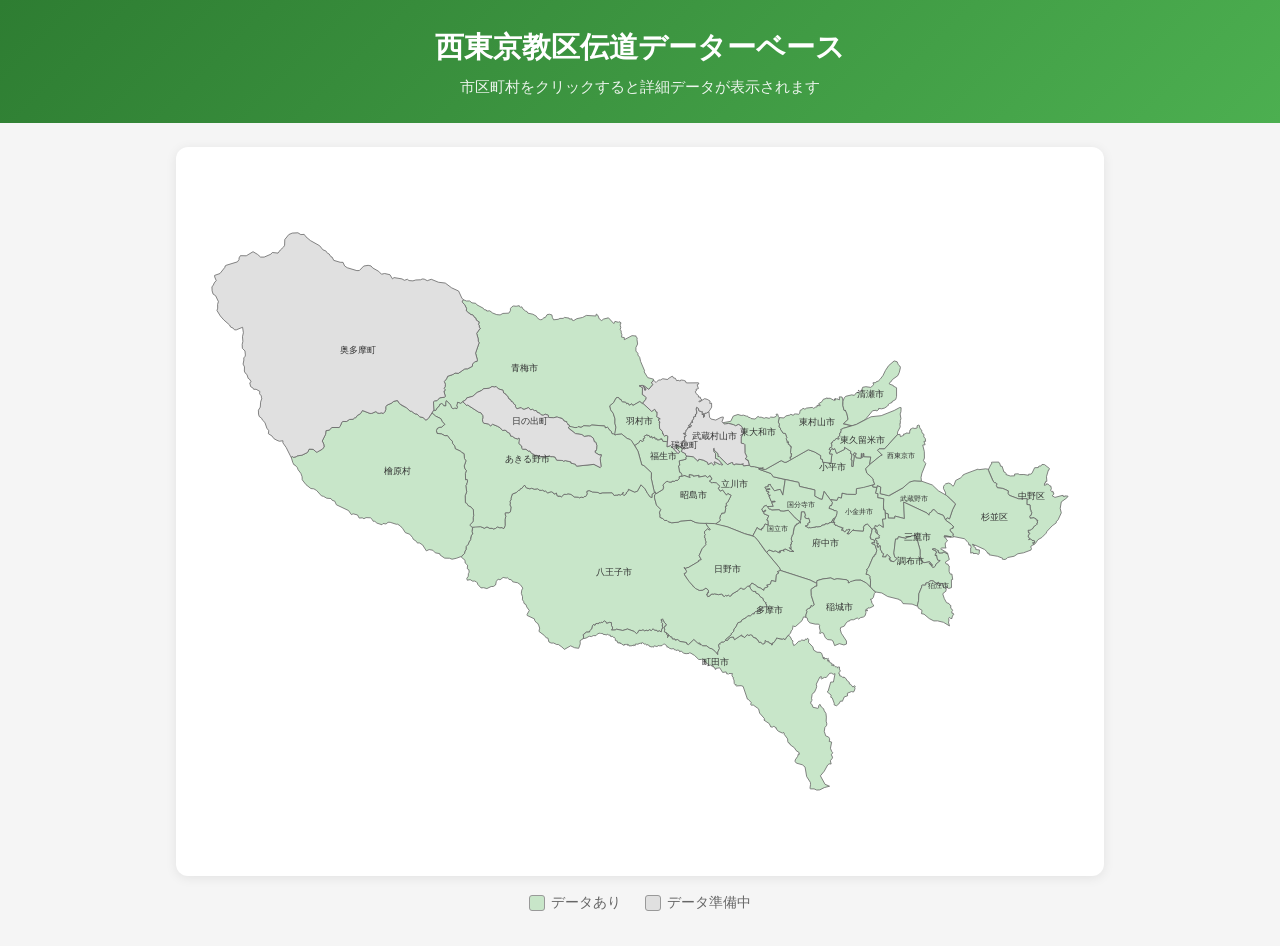
<file: index.html>
<!DOCTYPE html>
<html lang="ja">
<head>
  <meta charset="UTF-8">
  <meta name="viewport" content="width=device-width, initial-scale=1.0">
  <title>西東京教区伝道データーベース</title>
  <link rel="stylesheet" href="css/style.css">
</head>
<body>
  <header>
    <h1>西東京教区伝道データーベース</h1>
    <p class="subtitle">市区町村をクリックすると詳細データが表示されます</p>
  </header>

  <main>
    <div id="map-container">
      <svg xmlns="http://www.w3.org/2000/svg" viewBox="0 0 900 700" id="tama-map">
  <defs>
    <style>
      .municipality { cursor: pointer; transition: fill 0.2s, stroke-width 0.2s; }
      .municipality:hover { stroke-width: 1.5; }
      .map-label { font-size: 9px; fill: #333; text-anchor: middle; pointer-events: none; font-family: sans-serif; }
      .map-label-small { font-size: 7px; }
    </style>
  </defs>
  <g id="municipalities">
  <path id="13114" class="municipality" data-name="中野区" d="M800.7,310.2 L799.9,308.1 L802.5,302.7 L803.2,302.4 L803.3,302.3 L803.1,300.6 L803.7,300.5 L810.4,300.4 L811.0,301.8 L811.4,301.7 L812.2,304.6 L813.7,304.6 L815.6,310.4 L817.0,310.9 L817.7,311.8 L817.6,312.9 L821.9,314.4 L826.3,314.2 L826.3,312.4 L829.8,312.2 L831.3,313.0 L835.6,312.9 L840.3,313.7 L840.3,313.1 L840.3,312.6 L842.6,312.5 L843.7,311.7 L846.4,306.1 L850.1,305.9 L850.3,304.9 L851.8,304.2 L852.6,304.5 L853.8,302.8 L856.4,303.0 L861.3,306.9 L860.6,308.7 L860.2,308.5 L858.3,315.1 L858.7,319.8 L857.5,319.8 L857.1,321.7 L857.1,321.7 L856.4,321.6 L856.2,323.8 L858.4,323.0 L858.4,322.2 L860.2,322.7 L861.6,324.4 L862.6,324.4 L863.2,327.0 L862.6,328.6 L862.8,329.4 L863.5,330.1 L864.4,329.7 L864.4,330.3 L865.3,330.4 L864.9,331.4 L865.5,331.5 L865.7,331.6 L865.5,332.9 L864.0,334.2 L866.8,335.9 L873.9,334.0 L875.1,333.9 L875.1,334.9 L876.2,335.3 L876.8,334.2 L878.0,334.8 L878.1,334.7 L878.2,334.4 L880.0,334.7 L878.7,336.4 L873.2,340.4 L872.1,347.0 L873.2,351.4 L870.0,358.3 L867.9,360.5 L868.2,361.4 L864.0,364.5 L858.8,370.0 L857.9,371.9 L853.6,376.2 L849.7,378.4 L847.0,382.4 L845.4,383.4 L844.4,381.3 L846.2,381.7 L846.4,379.7 L843.7,379.1 L842.4,377.7 L840.3,378.4 L841.3,377.0 L839.9,375.6 L840.2,373.7 L841.4,372.1 L840.9,371.2 L840.3,371.6 L839.8,368.9 L841.8,368.8 L843.5,367.8 L844.8,366.9 L845.4,365.3 L848.0,363.6 L848.6,363.0 L848.4,362.1 L849.3,361.7 L849.0,359.6 L849.6,358.9 L848.3,358.9 L847.6,357.2 L846.9,357.5 L846.0,356.3 L842.0,356.9 L841.4,355.0 L841.9,354.1 L842.7,354.0 L843.6,351.2 L843.2,350.9 L842.9,350.6 L842.5,348.2 L842.4,348.2 L842.0,348.1 L841.8,343.5 L838.6,343.0 L838.7,337.1 L830.5,337.4 L821.1,333.9 L819.7,332.1 L819.9,329.3 L814.4,326.9 L808.9,326.2 L807.9,324.0 L808.5,322.3 L807.6,321.3 L806.3,321.4 L805.2,320.5 L800.7,310.2 Z" fill="#e8f4e8" stroke="#666" stroke-width="0.8" />
  <path id="13115" class="municipality" data-name="杉並区" d="M818.7,397.1 L816.8,398.2 L814.9,398.2 L814.0,398.0 L814.3,397.1 L809.3,395.1 L800.7,393.6 L800.7,392.2 L799.0,391.9 L798.7,390.7 L796.1,388.2 L786.3,383.7 L785.9,384.6 L785.6,384.6 L785.6,383.4 L783.8,383.0 L785.9,385.9 L787.3,386.6 L787.3,388.3 L791.0,388.7 L790.6,392.5 L790.0,393.2 L787.7,392.2 L784.6,392.3 L784.6,391.3 L784.3,391.2 L784.1,391.2 L782.2,391.9 L782.1,386.8 L782.2,386.8 L782.6,386.8 L782.6,386.0 L782.1,384.0 L781.7,384.1 L781.6,384.1 L781.5,383.3 L780.5,384.0 L779.9,381.5 L778.5,380.0 L775.8,377.4 L765.4,375.3 L764.1,374.2 L764.7,372.5 L762.5,370.7 L761.2,368.4 L762.5,367.3 L764.2,367.0 L764.2,365.8 L765.2,365.6 L762.8,363.0 L756.8,358.6 L758.6,356.3 L760.9,357.4 L763.9,348.4 L766.9,342.5 L761.2,336.8 L756.8,333.3 L757.0,331.4 L754.8,326.9 L755.0,324.7 L755.8,323.5 L757.0,322.3 L760.0,321.5 L762.0,322.2 L764.4,324.7 L765.6,323.2 L767.1,318.9 L771.8,316.4 L774.1,314.3 L774.3,313.5 L776.6,312.3 L789.7,307.4 L790.3,308.1 L797.0,307.2 L800.1,307.6 L800.0,308.9 L804.5,319.3 L806.0,321.2 L807.6,321.3 L808.5,322.3 L807.9,324.0 L808.9,326.2 L814.4,326.9 L819.9,329.3 L819.7,332.1 L821.1,333.9 L830.5,337.4 L838.7,337.1 L838.6,343.0 L841.8,343.5 L842.0,348.1 L842.4,348.2 L842.5,348.2 L842.9,350.6 L843.2,350.9 L843.6,351.2 L842.7,354.0 L841.9,354.1 L841.4,355.0 L842.0,356.9 L846.0,356.3 L846.9,357.5 L847.6,357.2 L848.3,358.9 L849.6,358.9 L849.0,359.6 L849.3,361.7 L848.4,362.1 L848.6,363.0 L848.0,363.6 L845.4,365.3 L844.8,366.9 L843.5,367.8 L841.8,368.8 L839.8,368.9 L840.3,371.6 L840.9,371.2 L841.4,372.1 L840.2,373.7 L839.9,375.6 L841.3,377.0 L840.3,378.4 L842.4,377.7 L843.7,379.1 L845.3,379.1 L845.5,379.7 L846.4,379.7 L846.3,381.5 L844.4,381.3 L845.4,383.4 L843.1,384.5 L842.5,385.7 L843.2,387.2 L842.7,388.8 L835.1,391.6 L829.6,392.5 L825.8,395.0 L819.3,396.3 L818.7,397.1 Z" fill="#e8f4e8" stroke="#666" stroke-width="0.8" />
  <path id="13201" class="municipality" data-name="八王子市" d="M371.5,486.1 L367.9,483.6 L366.3,483.7 L363.3,482.2 L360.7,482.2 L358.5,481.1 L357.5,477.2 L356.0,477.1 L353.8,474.5 L348.5,470.5 L349.2,467.2 L348.2,464.2 L347.0,462.1 L345.8,461.6 L344.2,459.5 L343.9,457.9 L336.7,454.5 L336.6,453.4 L338.8,449.5 L336.2,445.9 L335.5,443.6 L333.5,442.4 L333.1,440.3 L331.9,438.8 L332.0,435.7 L330.8,432.3 L331.2,429.1 L332.3,427.0 L329.9,423.7 L327.2,421.7 L322.2,420.7 L320.7,418.6 L318.3,418.2 L316.7,416.3 L315.8,417.0 L312.5,416.3 L309.4,418.7 L307.5,418.0 L305.7,420.2 L304.9,423.9 L302.6,425.4 L300.5,425.4 L296.2,427.5 L292.9,426.6 L290.3,426.8 L286.9,423.1 L286.6,421.8 L285.6,420.7 L283.7,419.9 L282.0,420.1 L279.4,418.5 L276.5,419.1 L276.0,417.3 L277.5,415.1 L277.6,412.5 L278.4,411.0 L278.1,408.5 L276.5,407.5 L276.8,404.0 L274.4,401.8 L274.2,399.0 L270.4,395.8 L273.9,391.9 L273.9,390.6 L275.2,388.4 L275.4,385.1 L277.6,382.8 L278.2,380.8 L279.9,378.2 L280.5,374.2 L282.0,372.6 L281.2,370.0 L281.9,367.8 L281.6,366.0 L284.6,365.2 L290.0,365.3 L293.7,366.9 L296.3,365.5 L299.1,367.0 L301.5,366.9 L302.5,367.6 L304.9,367.1 L306.7,365.5 L309.2,366.4 L311.7,366.2 L312.5,367.3 L313.6,366.7 L314.5,364.0 L314.4,358.3 L315.2,354.8 L314.4,352.5 L314.8,351.3 L318.2,351.3 L319.9,350.3 L320.4,345.6 L319.3,343.4 L319.8,341.5 L319.3,340.0 L320.4,338.4 L320.4,336.9 L321.7,332.6 L326.1,330.8 L327.9,328.9 L329.0,328.7 L330.1,327.0 L331.2,326.9 L334.0,323.5 L335.9,326.3 L339.4,327.3 L341.1,326.7 L344.1,327.7 L347.3,327.2 L348.7,328.5 L350.9,328.9 L352.0,328.5 L354.1,329.8 L355.0,329.2 L357.2,331.5 L360.8,330.1 L362.9,331.2 L363.7,332.5 L365.1,332.2 L365.9,331.3 L366.7,334.0 L367.5,334.8 L369.7,334.6 L371.1,335.3 L373.7,332.8 L378.6,332.3 L380.8,332.9 L383.9,335.4 L388.0,335.7 L389.1,336.3 L391.2,335.6 L393.0,336.1 L393.9,335.1 L395.5,334.9 L396.9,332.3 L396.5,329.8 L398.9,329.0 L402.2,330.4 L407.9,330.9 L409.8,332.1 L412.0,331.3 L422.0,331.2 L424.1,334.0 L426.5,333.4 L427.0,334.0 L427.4,333.3 L428.9,333.1 L430.3,333.5 L431.7,332.8 L433.3,330.6 L432.7,332.7 L433.2,333.6 L434.1,333.9 L436.2,332.2 L436.0,331.3 L437.9,329.7 L438.4,327.7 L444.3,330.5 L447.3,329.8 L450.9,323.2 L455.0,327.2 L457.6,331.9 L460.3,335.5 L462.0,336.0 L462.0,334.3 L462.0,332.8 L465.6,330.4 L465.9,332.3 L464.7,333.4 L464.6,336.4 L466.6,343.7 L470.9,348.0 L469.5,351.4 L470.2,353.5 L470.2,356.1 L472.9,357.2 L474.9,359.1 L477.1,359.0 L478.2,360.2 L481.9,361.4 L488.3,360.8 L491.1,359.6 L501.2,358.9 L506.1,361.2 L516.0,361.9 L518.9,366.4 L520.7,367.9 L519.9,368.8 L517.9,367.5 L514.8,370.2 L514.9,372.3 L515.7,373.2 L515.1,374.2 L515.3,375.1 L514.6,375.6 L515.6,376.9 L515.7,379.0 L516.5,380.6 L516.0,382.3 L516.3,383.3 L512.4,387.5 L509.4,394.4 L511.6,398.4 L508.9,399.3 L509.2,400.1 L498.3,406.5 L497.2,406.4 L496.1,407.4 L494.3,406.5 L496.4,409.1 L496.8,410.3 L495.4,412.5 L494.4,412.4 L495.3,414.8 L503.9,425.9 L509.4,429.3 L513.1,429.0 L516.3,427.0 L519.0,429.5 L518.8,431.9 L518.0,431.4 L517.6,432.0 L518.1,433.1 L517.0,433.2 L518.1,435.6 L520.0,435.0 L520.2,434.3 L522.4,432.8 L523.4,433.2 L524.9,432.7 L528.7,433.6 L532.0,433.0 L533.1,433.7 L533.6,434.9 L534.8,435.4 L536.0,434.3 L537.4,435.0 L538.6,433.9 L539.7,434.9 L541.3,434.9 L542.4,433.0 L548.5,429.5 L550.5,427.2 L551.9,427.1 L553.5,428.1 L555.2,427.7 L557.8,425.3 L560.3,424.7 L561.0,427.4 L563.3,430.1 L566.3,430.3 L566.4,431.9 L569.2,433.0 L570.6,435.4 L573.8,437.5 L573.9,439.2 L575.8,441.4 L576.7,441.5 L576.7,441.8 L576.3,441.8 L576.3,442.2 L576.5,443.2 L577.0,443.1 L577.5,445.3 L576.9,446.1 L574.0,446.0 L573.3,446.7 L573.7,447.4 L571.8,448.9 L568.9,449.3 L567.7,450.0 L568.3,450.7 L565.9,450.7 L564.6,451.9 L564.9,453.0 L563.0,453.0 L560.8,455.0 L558.3,454.9 L556.7,456.7 L552.2,459.1 L551.6,460.9 L548.2,462.0 L546.4,466.0 L544.6,468.0 L544.1,470.5 L541.6,472.9 L541.7,473.0 L541.9,473.5 L541.5,473.7 L541.5,474.1 L535.9,478.8 L536.2,479.4 L535.1,480.6 L534.1,481.3 L531.8,481.3 L530.5,482.6 L530.5,483.4 L530.1,482.9 L528.9,484.1 L529.8,487.6 L528.1,491.3 L528.1,493.9 L525.6,490.7 L522.2,488.0 L520.1,487.5 L516.9,485.1 L512.7,485.0 L511.5,483.7 L510.1,483.9 L510.4,482.8 L509.9,482.5 L509.9,482.3 L508.8,482.9 L509.0,482.5 L507.6,482.0 L504.1,478.7 L498.8,483.8 L497.0,483.2 L496.7,481.7 L490.1,480.6 L487.8,478.7 L485.4,479.4 L485.1,478.2 L482.7,478.3 L481.6,475.9 L481.3,476.4 L478.9,474.2 L477.6,476.8 L478.3,474.7 L477.4,474.6 L478.4,474.1 L477.9,472.9 L476.1,473.3 L477.1,472.3 L474.4,471.0 L474.4,470.3 L475.0,470.3 L475.0,470.1 L474.6,469.7 L474.9,469.1 L474.4,467.3 L473.9,467.1 L474.7,465.8 L474.5,465.3 L475.8,465.1 L476.3,463.2 L474.5,461.7 L472.5,457.9 L471.6,458.8 L472.0,459.4 L471.0,459.3 L472.2,460.4 L471.5,461.3 L472.6,462.3 L472.8,463.6 L472.0,464.2 L472.7,464.3 L472.5,466.1 L473.3,467.1 L472.0,467.8 L471.5,471.0 L469.5,470.0 L467.7,470.7 L467.0,469.5 L464.5,469.4 L463.2,467.9 L461.3,469.8 L459.6,468.8 L458.0,469.9 L456.1,469.3 L454.8,470.1 L453.1,469.0 L451.3,469.6 L449.0,469.4 L447.6,472.0 L446.4,472.8 L444.3,470.6 L437.4,468.1 L432.7,469.6 L426.5,468.3 L425.0,469.1 L421.3,469.2 L422.7,467.1 L421.4,464.8 L421.2,461.7 L419.6,461.4 L416.5,462.5 L415.6,460.7 L413.9,460.0 L412.4,461.7 L411.0,461.3 L409.9,462.4 L409.2,461.6 L407.9,463.1 L407.0,462.5 L405.7,462.7 L404.8,464.5 L403.3,463.6 L402.3,464.8 L401.7,467.9 L399.5,469.9 L399.4,471.1 L396.1,471.3 L393.4,473.2 L393.0,473.9 L393.4,476.1 L393.0,477.8 L389.8,479.8 L390.0,483.0 L388.4,487.5 L384.3,486.9 L380.3,485.0 L374.0,488.6 L371.5,486.1 Z" fill="#e8f4e8" stroke="#666" stroke-width="0.8" />
  <path id="13202" class="municipality" data-name="立川市" d="M489.3,303.8 L489.9,303.5 L489.3,299.2 L496.2,297.5 L496.0,295.5 L497.2,294.3 L503.6,295.1 L508.2,299.5 L509.1,297.5 L513.5,298.4 L517.9,300.7 L518.5,302.9 L521.6,301.0 L524.3,303.6 L525.3,302.6 L524.4,300.5 L524.7,300.0 L530.0,302.7 L530.8,302.3 L531.8,303.1 L532.3,303.1 L533.0,303.1 L528.6,297.9 L525.8,296.7 L525.9,291.6 L524.1,290.0 L524.0,286.8 L524.5,286.5 L524.4,288.3 L528.4,292.0 L528.6,295.0 L529.5,294.6 L537.8,302.9 L542.1,300.8 L543.1,300.9 L543.5,302.7 L543.6,302.8 L544.0,302.9 L545.4,303.1 L545.9,302.2 L551.1,302.7 L553.8,302.1 L553.9,302.4 L553.3,302.7 L554.0,304.2 L559.7,303.6 L561.7,304.9 L564.9,305.0 L569.7,306.3 L572.7,306.4 L573.7,305.7 L573.4,307.6 L569.5,306.8 L569.4,307.6 L581.6,311.9 L583.9,315.2 L595.9,317.9 L593.5,333.6 L590.8,327.8 L585.0,329.3 L581.3,324.2 L581.0,322.9 L578.6,323.4 L579.0,325.0 L575.5,325.7 L576.5,327.6 L580.3,327.0 L580.7,327.8 L576.8,328.4 L577.2,329.8 L579.3,330.0 L579.3,330.2 L579.7,330.9 L578.2,331.5 L579.4,333.7 L581.0,333.7 L579.5,334.3 L581.9,340.0 L585.6,339.6 L585.9,340.3 L582.3,340.9 L583.9,344.9 L577.9,345.1 L576.9,343.9 L574.4,345.0 L574.3,345.8 L572.4,347.5 L573.5,350.4 L576.1,348.5 L576.4,349.5 L574.3,350.9 L574.5,352.3 L579.4,354.4 L577.4,358.7 L578.7,359.2 L578.9,363.8 L575.7,362.6 L574.2,365.8 L573.3,366.2 L573.6,367.0 L572.0,367.3 L572.2,368.8 L568.7,367.4 L567.8,366.1 L563.3,374.4 L555.2,372.4 L537.6,365.4 L529.1,363.7 L526.1,362.4 L530.4,359.4 L530.6,358.3 L530.0,356.9 L531.0,353.5 L532.0,352.8 L532.0,351.8 L535.1,351.4 L536.2,346.7 L535.7,346.5 L536.0,345.7 L535.6,345.6 L536.1,344.3 L537.0,344.6 L537.3,343.8 L536.3,342.9 L536.9,341.4 L538.1,340.7 L541.5,333.8 L538.2,332.0 L536.9,333.7 L532.9,328.5 L530.6,329.8 L528.4,326.6 L530.4,324.9 L526.6,321.3 L523.1,320.9 L522.5,321.6 L519.5,319.5 L522.3,317.5 L520.4,314.1 L517.6,316.0 L516.1,314.2 L508.9,315.6 L509.2,313.7 L503.6,314.8 L503.4,313.8 L499.5,313.1 L499.6,314.7 L500.7,315.5 L500.2,316.0 L494.1,313.8 L494.0,314.0 L493.8,314.5 L491.7,314.8 L491.9,312.8 L490.7,310.7 L489.8,310.7 L488.6,304.2 L489.3,303.8 Z" fill="#e8f4e8" stroke="#666" stroke-width="0.8" />
  <path id="13203" class="municipality" data-name="武蔵野市" d="M694.5,342.4 L694.8,337.3 L688.7,336.2 L688.9,332.1 L686.5,331.9 L688.4,324.0 L691.9,325.5 L691.3,332.1 L700.4,334.2 L714.1,326.3 L720.1,320.8 L723.5,319.4 L726.2,319.1 L732.9,319.6 L743.6,323.4 L749.8,329.3 L758.0,334.0 L766.9,342.5 L763.9,348.4 L760.9,357.4 L758.6,356.3 L756.8,358.6 L754.7,354.0 L749.1,351.8 L745.3,348.1 L743.9,348.5 L742.9,350.4 L740.7,351.7 L740.3,353.8 L738.3,351.6 L715.0,340.6 L715.6,357.2 L706.2,354.7 L706.0,354.8 L705.9,356.8 L699.4,356.7 L699.3,352.5 L696.4,351.6 L696.0,348.6 L694.9,348.6 L694.5,342.4 Z" fill="#e8f4e8" stroke="#666" stroke-width="0.8" />
  <path id="13204" class="municipality" data-name="三鷹市" d="M700.6,398.1 L700.4,396.6 L701.3,397.0 L701.6,396.4 L698.3,393.4 L697.4,394.0 L697.0,395.8 L693.5,395.6 L694.7,392.5 L692.7,391.3 L692.7,389.7 L691.4,388.8 L691.3,384.5 L690.2,384.5 L689.6,386.1 L688.2,385.8 L688.5,384.5 L687.9,384.3 L688.1,383.8 L688.2,383.5 L689.0,383.5 L689.4,382.1 L687.7,382.2 L688.0,379.5 L686.6,378.9 L686.7,377.0 L690.4,376.6 L689.9,375.2 L690.6,374.3 L688.6,373.0 L687.7,368.5 L685.6,366.4 L685.6,366.3 L686.1,365.3 L685.7,365.1 L686.1,364.1 L688.3,364.9 L690.3,363.3 L694.4,365.9 L693.5,357.7 L696.7,357.3 L696.4,351.6 L699.3,352.5 L699.4,356.7 L705.9,356.8 L706.0,354.8 L706.2,354.7 L715.6,357.2 L714.8,340.6 L738.3,351.6 L740.3,353.8 L740.7,351.7 L742.9,350.4 L743.9,348.5 L745.3,348.1 L749.1,351.8 L754.7,354.0 L757.0,358.8 L762.8,363.0 L765.2,365.6 L764.2,365.8 L764.2,367.0 L762.5,367.3 L761.2,368.4 L762.5,370.7 L764.7,372.5 L764.1,374.2 L765.4,375.3 L764.4,375.9 L756.8,374.4 L755.5,374.6 L762.4,375.4 L762.7,375.9 L755.2,375.4 L757.3,376.8 L757.3,377.5 L758.6,378.8 L758.7,379.8 L756.9,381.4 L756.6,382.6 L756.9,385.9 L757.6,386.7 L753.1,386.7 L752.0,387.6 L758.9,391.7 L759.3,393.2 L755.1,390.6 L754.3,391.8 L750.6,392.0 L750.5,391.4 L749.7,391.4 L749.3,390.3 L749.8,390.2 L749.2,388.8 L748.7,389.1 L748.5,389.2 L747.3,388.0 L745.4,387.4 L743.5,388.0 L747.4,389.7 L747.9,391.8 L747.0,392.1 L746.5,394.0 L747.3,394.8 L747.2,393.9 L747.3,393.9 L747.9,393.9 L748.9,398.7 L751.6,399.4 L747.3,403.0 L746.6,405.0 L745.5,406.0 L744.0,406.4 L741.7,403.2 L740.7,402.7 L740.7,401.8 L742.0,402.7 L743.0,404.4 L743.7,404.1 L740.9,400.5 L736.0,401.5 L733.3,400.5 L731.3,394.4 L731.3,388.7 L727.3,374.3 L722.5,374.5 L722.5,375.0 L717.3,376.4 L717.3,377.1 L709.6,375.4 L708.8,377.8 L706.7,377.7 L705.0,392.5 L706.0,396.0 L708.4,397.2 L705.2,400.5 L701.5,399.8 L702.1,399.7 L702.0,398.8 L700.5,398.8 L700.6,398.1 Z" fill="#e8f4e8" stroke="#666" stroke-width="0.8" />
  <path id="13205" class="municipality" data-name="青梅市" d="M272.7,239.1 L269.9,241.5 L266.6,240.5 L266.8,242.2 L266.1,243.3 L266.7,245.3 L265.8,247.0 L265.1,246.3 L262.6,246.9 L261.3,246.4 L260.3,245.3 L259.0,242.1 L255.6,238.8 L255.0,240.3 L255.0,244.0 L252.9,243.9 L251.0,241.6 L248.9,242.4 L248.2,244.6 L246.7,245.5 L244.9,248.5 L244.0,248.8 L242.9,248.0 L242.4,240.1 L243.7,238.9 L246.2,238.7 L248.7,235.9 L253.3,235.3 L254.5,234.5 L253.0,229.2 L254.1,228.7 L254.1,227.6 L253.2,226.5 L254.3,224.6 L254.5,222.3 L253.4,219.5 L255.6,216.9 L257.1,213.9 L260.2,213.3 L264.3,211.0 L267.5,211.3 L274.0,206.8 L276.9,206.7 L281.6,204.2 L281.8,201.9 L284.0,199.6 L286.4,199.1 L286.6,197.6 L284.8,191.0 L288.4,180.6 L287.5,178.9 L287.5,176.7 L285.9,171.1 L289.6,165.9 L288.6,165.1 L288.5,163.2 L287.8,162.4 L288.4,159.6 L285.6,157.9 L284.9,155.6 L283.7,155.1 L282.2,152.7 L279.6,152.1 L279.1,151.1 L278.2,150.9 L275.5,148.5 L275.8,146.2 L273.9,142.4 L271.6,139.9 L271.5,138.9 L272.5,137.3 L275.6,138.6 L278.9,138.6 L281.2,140.5 L284.9,140.9 L286.2,142.5 L292.6,145.9 L293.5,147.3 L295.5,147.6 L296.1,148.7 L299.1,148.5 L302.0,150.7 L306.1,152.3 L309.5,152.6 L312.3,151.1 L318.2,150.8 L319.8,148.4 L319.9,146.1 L321.5,144.3 L323.0,143.6 L325.6,143.9 L328.7,143.3 L329.0,144.3 L329.9,144.8 L331.3,144.5 L332.4,146.6 L335.1,148.8 L336.4,149.1 L337.4,150.8 L342.4,151.9 L345.9,153.9 L346.4,155.0 L348.7,157.0 L350.1,157.4 L351.8,157.2 L353.4,155.3 L354.7,155.4 L356.6,152.4 L358.9,151.9 L361.5,152.6 L362.0,155.2 L363.2,157.5 L367.8,157.0 L369.6,156.1 L372.8,156.1 L374.1,155.1 L378.8,155.8 L379.2,156.8 L381.6,156.5 L381.7,157.7 L383.4,158.3 L386.5,156.4 L392.4,155.1 L396.1,153.1 L405.7,153.7 L406.1,151.7 L407.7,153.0 L409.1,156.6 L411.5,158.3 L413.3,156.8 L418.3,155.5 L423.7,161.3 L424.8,159.1 L428.4,160.0 L428.8,159.5 L430.1,159.8 L431.1,160.9 L430.3,161.2 L430.1,162.9 L430.7,165.2 L430.1,167.2 L431.1,168.8 L431.1,170.7 L431.8,172.4 L431.5,174.9 L434.3,175.4 L434.2,177.5 L442.0,173.4 L446.2,173.8 L446.0,174.5 L447.2,175.8 L447.0,177.4 L447.6,181.8 L445.9,185.3 L445.9,188.9 L447.9,191.2 L447.9,192.9 L449.7,195.2 L450.6,199.3 L454.6,208.7 L454.2,209.8 L457.8,215.6 L463.5,217.1 L463.2,219.1 L461.3,220.7 L463.1,222.4 L458.8,227.4 L453.6,223.6 L453.0,223.8 L455.8,226.7 L456.0,227.9 L454.8,228.4 L453.9,225.3 L452.3,223.3 L449.3,223.9 L452.5,225.6 L452.4,232.6 L454.5,233.8 L456.3,235.8 L455.9,237.3 L452.4,241.8 L449.8,239.6 L442.8,243.6 L441.7,241.9 L439.2,243.4 L437.9,241.2 L436.6,242.0 L435.7,240.4 L432.5,240.0 L431.6,239.4 L430.9,237.5 L429.6,237.4 L428.6,235.7 L426.9,235.5 L425.9,236.2 L423.6,240.6 L419.7,243.9 L420.5,247.9 L423.1,251.4 L424.9,257.0 L424.8,261.4 L425.8,265.4 L424.8,273.2 L421.7,271.6 L421.3,269.7 L419.9,269.0 L417.4,265.4 L415.1,266.1 L414.4,264.1 L401.6,263.2 L399.5,264.3 L393.6,263.9 L390.8,265.6 L387.8,264.8 L387.0,265.6 L384.7,265.8 L379.9,265.1 L378.6,262.9 L377.5,262.8 L377.2,261.4 L376.2,260.6 L376.4,259.9 L373.7,259.2 L372.4,257.1 L370.9,256.2 L368.4,256.1 L366.5,255.1 L363.1,255.9 L358.1,255.6 L357.9,253.4 L354.7,252.3 L352.9,253.4 L351.0,253.2 L349.5,251.5 L346.6,250.3 L345.7,248.6 L343.9,248.8 L341.9,247.4 L340.1,248.0 L338.1,245.7 L333.6,247.5 L331.9,247.0 L330.7,245.7 L326.3,246.9 L324.9,244.9 L325.0,243.2 L323.6,242.4 L321.6,239.5 L320.8,239.7 L319.9,237.7 L318.4,237.1 L316.8,233.9 L315.1,232.7 L314.9,231.9 L313.0,231.0 L312.4,228.3 L307.8,226.9 L305.4,224.4 L304.2,225.1 L301.4,224.5 L298.5,226.3 L293.1,226.7 L290.5,228.7 L286.4,230.5 L282.1,234.3 L276.0,236.0 L275.0,237.9 L272.7,239.1 Z" fill="#e8f4e8" stroke="#666" stroke-width="0.8" />
  <path id="13206" class="municipality" data-name="府中市" d="M657.6,418.8 L648.0,417.6 L645.0,418.4 L641.7,416.8 L633.8,417.8 L627.8,419.5 L627.6,421.5 L626.2,421.6 L620.8,418.9 L591.2,409.3 L590.0,406.5 L577.3,391.2 L579.5,388.6 L584.3,390.3 L585.7,389.4 L589.3,391.4 L590.6,391.4 L591.2,390.4 L589.6,390.0 L592.8,389.0 L594.8,389.8 L593.7,388.7 L595.3,388.2 L595.5,387.5 L601.3,390.2 L604.4,390.2 L601.1,387.9 L599.9,386.3 L601.7,387.4 L601.2,383.0 L602.3,382.8 L601.9,381.2 L603.1,380.2 L602.2,379.0 L602.0,376.5 L603.1,373.4 L603.7,373.3 L605.0,365.9 L605.7,365.5 L606.1,363.6 L607.2,363.6 L607.3,362.4 L608.5,362.6 L608.9,361.5 L609.8,361.8 L610.2,361.0 L611.4,361.6 L610.4,359.3 L611.3,358.7 L612.2,350.3 L615.2,350.3 L616.4,354.0 L615.6,354.4 L616.1,356.6 L617.9,357.2 L619.7,356.8 L620.8,361.1 L618.6,362.0 L618.9,363.7 L616.1,364.6 L619.3,366.4 L624.2,366.0 L626.8,365.5 L627.1,365.0 L627.4,365.5 L631.7,365.1 L632.7,363.7 L635.9,363.2 L636.2,362.2 L638.7,362.4 L639.8,362.0 L639.9,361.3 L642.3,361.1 L642.4,359.7 L643.2,359.6 L643.8,357.5 L645.7,356.5 L643.7,361.4 L643.9,361.4 L644.3,360.7 L644.6,360.6 L645.7,360.7 L645.1,362.9 L646.5,363.4 L646.4,364.1 L647.8,363.9 L648.9,364.9 L652.8,366.1 L652.7,366.4 L652.7,366.7 L654.1,366.4 L653.3,368.1 L652.4,368.6 L654.6,368.8 L654.2,369.4 L655.1,370.3 L656.1,370.4 L657.5,368.2 L658.6,368.6 L659.3,367.9 L661.0,368.1 L658.9,371.9 L658.7,371.8 L658.0,371.8 L657.9,372.2 L659.7,372.6 L664.4,368.1 L664.5,368.2 L663.9,368.9 L664.3,369.1 L674.3,369.7 L674.7,366.5 L674.2,366.4 L675.1,364.2 L675.9,364.2 L676.2,363.2 L677.8,363.0 L677.9,362.9 L678.3,362.3 L683.1,367.9 L682.7,370.9 L681.1,376.0 L681.9,376.3 L681.6,377.6 L685.5,378.7 L685.8,381.8 L684.9,381.0 L684.6,381.1 L684.6,381.5 L682.9,381.5 L682.9,382.3 L685.9,383.3 L687.9,389.0 L686.7,393.5 L685.5,393.6 L685.2,395.4 L684.2,395.5 L679.8,405.9 L677.6,408.8 L678.4,409.0 L677.1,413.1 L679.2,413.3 L681.4,415.5 L681.0,416.6 L681.6,419.1 L681.4,425.9 L677.5,422.0 L671.7,418.9 L665.4,419.3 L663.8,420.3 L661.4,420.5 L660.1,421.8 L659.1,421.7 L659.3,419.8 L657.6,418.8 Z M653.9,367.3 L654.9,368.0 L653.9,368.1 L653.9,367.3 Z" fill="#e8f4e8" stroke="#666" stroke-width="0.8" />
  <path id="13207" class="municipality" data-name="昭島市" d="M465.9,332.3 L473.2,327.8 L473.4,325.8 L473.9,325.6 L473.2,324.3 L472.9,323.4 L476.3,320.1 L478.1,319.7 L478.7,320.4 L481.7,320.6 L482.1,319.6 L484.8,319.7 L486.0,318.7 L487.7,318.9 L489.3,317.0 L489.3,315.1 L493.7,314.5 L494.1,313.8 L500.2,316.0 L500.7,315.5 L499.6,314.7 L499.5,313.1 L503.4,313.8 L503.6,314.8 L509.2,313.7 L508.9,315.6 L516.1,314.2 L517.6,316.0 L520.4,314.1 L522.3,317.5 L519.5,319.5 L522.5,321.6 L523.1,320.9 L526.6,321.3 L530.4,324.9 L528.4,326.6 L530.6,329.8 L532.9,328.5 L536.9,333.7 L538.2,332.0 L541.5,334.0 L538.1,340.7 L536.9,341.4 L536.3,342.9 L537.3,343.8 L537.0,344.6 L536.1,344.3 L535.6,345.6 L536.0,345.7 L535.7,346.5 L536.2,346.7 L535.1,351.4 L532.0,351.8 L532.0,352.8 L531.0,353.5 L530.0,356.9 L530.6,358.3 L530.4,359.4 L526.1,362.4 L510.2,361.8 L506.1,361.2 L501.2,358.9 L491.1,359.6 L488.3,360.8 L481.9,361.4 L478.2,360.2 L477.1,359.0 L474.9,359.1 L472.9,357.2 L470.0,355.8 L470.2,353.5 L469.5,351.4 L470.9,348.0 L466.6,343.7 L464.6,336.4 L464.7,333.4 L465.9,332.3 Z" fill="#e8f4e8" stroke="#666" stroke-width="0.8" />
  <path id="13208" class="municipality" data-name="調布市" d="M758.5,426.3 L757.5,425.5 L755.5,426.9 L754.1,425.0 L753.8,422.3 L751.8,422.7 L752.3,424.4 L750.0,424.4 L748.1,423.1 L750.1,421.7 L749.9,421.2 L747.9,422.4 L746.1,421.6 L745.2,420.1 L742.9,419.5 L741.1,420.0 L739.5,421.5 L737.1,421.9 L737.3,423.5 L736.3,424.1 L734.0,424.0 L732.9,424.5 L733.0,425.8 L730.1,432.7 L729.8,439.7 L728.5,445.1 L723.3,443.1 L714.2,442.6 L712.2,439.3 L710.5,439.0 L710.2,438.3 L698.7,435.4 L692.9,431.9 L686.7,430.9 L685.0,429.8 L681.4,425.9 L681.6,419.1 L681.0,416.6 L681.3,415.3 L679.2,413.3 L677.1,413.1 L678.4,409.0 L677.6,408.8 L679.8,405.9 L684.2,395.5 L685.2,395.4 L685.5,393.6 L686.7,393.5 L687.9,389.0 L685.9,383.3 L682.9,382.3 L682.9,381.5 L684.6,381.5 L684.6,381.1 L684.9,381.0 L685.8,381.8 L685.5,378.7 L681.6,377.6 L681.9,376.3 L681.1,376.0 L682.7,370.9 L683.1,367.9 L684.6,366.8 L685.7,367.1 L686.8,368.8 L686.4,369.8 L687.3,371.6 L690.6,374.3 L689.9,375.2 L690.4,376.6 L686.7,377.0 L686.6,378.9 L688.0,379.5 L687.7,382.2 L689.4,382.1 L689.0,383.5 L688.2,383.5 L688.1,383.8 L687.9,384.3 L688.5,384.5 L688.2,385.8 L689.6,386.1 L690.2,384.5 L691.3,384.5 L691.4,388.8 L692.7,389.7 L692.7,391.3 L694.7,392.5 L693.5,395.6 L697.0,395.8 L697.4,394.0 L698.3,393.4 L701.6,396.4 L701.3,397.0 L700.7,396.7 L700.5,396.6 L700.1,397.2 L700.4,397.4 L700.6,397.5 L700.5,398.8 L702.0,398.8 L702.1,399.7 L701.5,399.7 L701.5,399.8 L702.3,400.1 L705.2,400.5 L708.4,397.2 L705.8,395.7 L705.0,391.6 L706.7,377.7 L708.8,377.8 L709.6,375.4 L717.3,377.1 L717.3,376.4 L722.5,375.0 L722.5,374.5 L727.3,374.3 L731.3,388.7 L731.3,394.1 L732.6,399.3 L733.3,400.5 L735.3,401.5 L741.2,400.6 L743.7,404.1 L743.0,404.4 L742.0,402.7 L740.7,401.8 L740.7,402.7 L741.7,403.2 L744.0,406.4 L745.6,405.9 L746.6,405.0 L747.3,403.0 L751.6,399.4 L748.9,398.7 L747.9,393.9 L747.3,393.9 L747.2,393.9 L747.3,394.8 L746.5,394.0 L747.0,392.1 L747.9,391.8 L747.4,389.7 L743.5,388.0 L745.4,387.4 L747.3,388.0 L748.5,389.2 L748.7,389.1 L749.2,388.8 L749.8,390.2 L749.3,390.3 L749.7,391.4 L750.5,391.4 L750.6,392.0 L754.3,391.8 L755.1,390.6 L759.3,393.1 L760.7,398.3 L756.7,400.9 L757.6,402.8 L759.4,403.0 L759.4,403.9 L760.6,404.8 L760.5,410.3 L761.7,413.0 L763.3,412.9 L764.1,418.3 L762.8,418.6 L762.9,426.5 L760.1,427.4 L758.5,426.3 Z" fill="#e8f4e8" stroke="#666" stroke-width="0.8" />
  <path id="13209" class="municipality" data-name="町田市" d="M543.2,516.6 L542.3,514.4 L542.9,512.9 L539.4,512.8 L538.7,513.6 L538.1,513.0 L537.3,513.4 L536.5,511.2 L533.0,511.7 L530.1,507.1 L526.4,507.6 L526.3,508.6 L525.3,508.4 L525.4,507.2 L523.7,506.3 L523.7,505.1 L522.6,505.7 L521.1,504.3 L519.3,504.7 L519.2,504.0 L516.4,502.1 L514.2,498.9 L512.3,498.0 L511.7,498.7 L509.0,498.7 L504.7,494.6 L501.1,492.4 L499.6,492.0 L499.2,492.6 L496.3,492.9 L493.5,492.3 L491.5,490.2 L489.8,490.9 L489.5,489.8 L488.1,489.2 L486.2,489.7 L485.5,489.0 L484.7,489.1 L484.0,487.8 L481.4,488.1 L479.3,487.3 L477.8,485.8 L477.4,486.5 L476.6,484.6 L474.4,483.2 L473.7,483.2 L472.1,484.8 L469.3,485.1 L468.9,484.6 L467.0,485.7 L464.2,485.0 L463.3,486.5 L462.6,485.8 L462.1,486.2 L459.5,485.5 L459.5,484.9 L457.2,483.7 L457.0,484.4 L455.5,483.2 L455.0,483.6 L452.5,481.8 L451.4,482.1 L451.6,482.9 L450.4,482.4 L448.5,482.8 L448.3,483.4 L445.4,483.2 L445.1,484.9 L444.3,484.4 L443.7,484.9 L443.6,484.1 L442.0,484.9 L439.0,485.1 L438.3,483.7 L437.7,484.6 L437.4,483.4 L436.8,483.8 L435.9,483.2 L435.0,484.0 L434.0,483.5 L434.3,484.3 L433.5,484.5 L430.8,482.5 L429.9,482.8 L430.0,481.8 L427.8,482.2 L427.6,481.2 L426.9,481.0 L427.3,480.2 L425.3,479.7 L425.1,477.7 L424.3,476.5 L423.3,476.5 L422.1,475.2 L421.0,475.9 L420.1,475.2 L420.2,474.3 L418.6,474.2 L417.5,473.2 L416.8,474.1 L412.7,473.3 L411.8,472.1 L411.1,472.8 L410.6,472.2 L410.1,472.6 L409.0,472.3 L407.0,473.3 L405.7,474.8 L403.0,474.7 L401.3,475.7 L399.0,475.4 L395.8,477.2 L393.0,477.8 L393.4,476.1 L393.0,473.9 L396.1,471.3 L399.4,471.1 L399.5,469.9 L401.7,467.9 L402.3,464.8 L403.3,463.6 L404.8,464.5 L405.7,462.7 L407.0,462.5 L407.9,463.1 L409.2,461.6 L409.9,462.4 L411.0,461.3 L412.4,461.7 L414.1,459.9 L415.6,460.7 L416.5,462.5 L419.6,461.4 L421.2,461.7 L421.4,464.8 L422.7,467.1 L421.3,469.2 L425.0,469.1 L426.5,468.3 L432.7,469.6 L437.4,468.1 L444.3,470.6 L446.4,472.8 L447.6,472.0 L449.0,469.4 L451.3,469.6 L453.1,469.0 L454.8,470.1 L456.1,469.3 L458.0,469.9 L459.6,468.8 L461.3,469.8 L463.2,467.9 L464.5,469.4 L467.0,469.5 L467.7,470.7 L469.5,470.0 L471.4,471.0 L472.0,467.8 L473.3,467.1 L472.5,466.1 L472.7,464.3 L472.0,464.2 L472.8,463.6 L472.6,462.3 L471.5,461.3 L472.2,460.4 L471.0,459.3 L472.0,459.4 L471.6,458.8 L472.5,457.9 L474.5,461.7 L476.3,463.2 L475.8,465.1 L474.5,465.3 L474.7,465.8 L473.9,467.1 L474.4,467.3 L474.9,469.1 L474.6,469.7 L475.0,470.1 L475.0,470.3 L474.4,470.3 L474.4,471.0 L477.1,472.3 L476.1,473.3 L477.9,472.9 L478.4,474.1 L477.4,474.6 L478.3,474.7 L477.6,476.8 L478.9,474.2 L481.3,476.4 L481.6,475.9 L482.7,478.3 L485.1,478.2 L485.4,479.4 L487.8,478.7 L490.1,480.6 L496.7,481.7 L497.0,483.2 L498.8,483.8 L504.1,478.7 L507.6,482.0 L509.0,482.5 L508.8,482.9 L509.9,482.3 L509.9,482.5 L510.4,482.8 L510.1,483.9 L511.5,483.7 L512.7,485.0 L516.9,485.1 L520.1,487.5 L522.2,488.0 L525.6,490.7 L528.1,493.9 L528.1,491.3 L529.8,487.6 L528.9,484.2 L530.1,482.9 L530.5,483.4 L530.5,482.6 L530.9,482.2 L531.5,481.5 L534.1,481.3 L536.2,479.4 L538.0,479.5 L539.3,477.4 L541.5,476.3 L543.9,476.2 L544.9,478.8 L552.2,474.0 L552.5,475.5 L553.4,475.4 L554.8,476.8 L557.7,473.7 L559.8,474.6 L561.0,473.8 L561.2,473.8 L561.9,474.0 L563.0,474.7 L563.8,476.4 L566.7,477.3 L567.0,478.2 L568.5,479.1 L569.6,481.6 L571.3,481.2 L573.2,483.3 L575.4,482.3 L575.4,479.7 L575.9,479.5 L577.4,480.8 L579.3,480.9 L580.1,482.3 L581.9,482.7 L582.4,484.3 L582.9,483.8 L582.6,482.5 L584.6,481.6 L587.5,476.8 L588.3,477.5 L592.8,478.3 L593.9,477.7 L595.7,478.7 L597.7,475.6 L599.6,474.4 L601.7,477.2 L602.2,478.9 L603.7,480.1 L603.3,481.5 L604.4,484.7 L606.3,483.7 L609.4,480.4 L611.0,480.3 L612.5,479.1 L615.3,479.7 L616.2,478.1 L617.6,478.6 L618.2,477.5 L618.7,477.6 L619.5,478.8 L619.2,481.5 L623.6,486.1 L624.5,489.3 L627.8,491.4 L630.8,491.5 L632.4,492.4 L634.3,497.9 L634.1,496.7 L635.6,497.0 L635.0,497.5 L635.1,498.4 L636.9,497.5 L638.1,498.2 L639.2,497.6 L638.4,500.2 L639.9,499.2 L639.6,501.1 L640.6,500.9 L641.3,502.3 L642.8,502.6 L642.9,505.0 L643.7,503.7 L644.6,504.0 L644.1,505.1 L645.2,504.8 L646.9,506.5 L647.5,505.9 L648.4,506.5 L648.4,507.2 L649.5,506.2 L650.4,506.3 L650.3,508.4 L651.3,510.3 L650.1,511.5 L649.7,513.1 L650.5,513.2 L650.7,515.3 L652.2,515.3 L653.7,516.9 L654.3,517.0 L654.6,516.2 L656.7,517.7 L658.3,520.3 L660.2,521.6 L660.3,523.2 L661.8,523.8 L663.8,526.4 L665.5,525.0 L666.3,525.9 L665.5,526.3 L666.0,527.9 L665.0,530.9 L664.0,531.4 L662.6,530.9 L658.3,532.6 L658.5,535.2 L655.2,536.3 L653.3,540.7 L651.5,540.4 L649.6,543.5 L647.3,545.2 L645.0,544.3 L645.1,542.7 L643.1,537.3 L641.6,536.6 L642.0,534.5 L638.0,531.2 L639.0,530.4 L641.6,521.4 L644.3,521.3 L645.9,513.0 L644.2,513.6 L642.5,512.5 L640.6,512.5 L637.1,516.8 L635.3,516.7 L632.4,518.2 L631.5,517.4 L632.4,516.7 L632.2,516.0 L630.7,516.3 L627.1,523.5 L627.5,525.7 L627.0,527.8 L625.2,531.7 L623.8,532.5 L622.9,533.9 L622.3,537.8 L622.9,539.8 L622.1,540.4 L621.3,542.8 L622.7,543.8 L623.7,546.7 L628.7,547.8 L629.4,547.2 L629.4,545.4 L630.7,543.7 L632.3,546.6 L634.4,548.1 L635.1,550.3 L636.8,552.9 L637.2,556.6 L637.0,560.7 L637.7,563.4 L637.3,565.2 L635.7,567.0 L635.1,571.0 L636.6,575.5 L639.3,576.5 L640.3,577.9 L640.5,579.6 L639.9,580.9 L642.5,581.7 L641.3,587.9 L642.5,591.0 L643.6,592.4 L642.2,594.4 L643.4,596.8 L643.1,598.0 L641.2,600.4 L642.0,603.7 L639.9,603.6 L638.5,604.7 L635.1,610.9 L631.2,615.6 L635.9,624.1 L640.4,626.0 L635.1,627.4 L630.6,629.7 L627.6,629.9 L624.9,628.7 L621.5,628.7 L620.7,628.3 L621.3,624.2 L621.1,622.1 L617.4,616.3 L615.8,606.8 L613.1,604.5 L607.0,602.8 L605.8,601.1 L605.9,599.6 L608.4,596.0 L609.1,593.6 L610.0,594.0 L609.9,592.3 L606.7,590.1 L605.1,587.4 L601.0,584.5 L601.0,583.8 L600.0,583.4 L600.2,582.8 L599.2,582.6 L598.4,581.0 L598.3,578.5 L594.8,573.8 L594.8,572.5 L593.9,572.0 L593.3,572.7 L589.4,571.0 L587.5,569.4 L586.8,567.5 L586.3,567.6 L586.2,567.6 L586.5,567.2 L584.4,565.8 L583.5,566.6 L581.4,566.5 L579.8,563.1 L574.5,559.6 L574.8,558.8 L575.2,558.9 L575.1,558.3 L575.0,558.1 L570.2,552.6 L569.1,548.3 L563.8,544.5 L561.7,544.6 L561.2,543.8 L561.7,541.9 L558.5,538.5 L557.9,538.5 L553.6,525.8 L551.6,525.0 L546.9,525.3 L546.2,524.7 L546.6,523.9 L545.6,524.1 L544.7,522.9 L544.4,519.0 L543.5,518.2 L544.0,517.0 L543.2,516.6 Z" fill="#e8f4e8" stroke="#666" stroke-width="0.8" />
  <path id="13210" class="municipality" data-name="小金井市" d="M644.9,338.4 L648.0,338.7 L649.1,335.7 L652.3,336.5 L652.9,331.6 L658.3,332.7 L666.6,332.9 L667.1,332.5 L667.4,327.1 L684.1,323.2 L683.8,325.3 L687.9,325.8 L686.5,331.7 L688.9,332.1 L688.7,336.2 L694.8,337.3 L694.5,346.5 L694.9,348.6 L696.0,348.6 L696.7,357.3 L693.5,357.7 L694.4,365.9 L690.3,363.3 L688.3,364.9 L686.1,364.1 L685.6,366.4 L687.7,368.5 L688.4,372.4 L686.4,370.1 L686.9,369.0 L685.7,367.1 L684.6,366.8 L683.1,367.9 L678.3,362.3 L677.9,362.9 L677.8,363.0 L676.2,363.2 L675.9,364.2 L675.1,364.2 L674.2,366.4 L674.7,366.5 L674.3,369.7 L664.3,369.1 L663.9,368.9 L664.5,368.2 L664.4,368.1 L660.1,372.5 L657.9,372.2 L658.9,371.9 L661.0,368.1 L659.3,367.9 L658.6,368.6 L657.5,368.2 L656.1,370.4 L655.1,370.3 L654.2,369.4 L654.6,368.8 L652.4,368.6 L653.3,368.1 L654.1,366.4 L652.7,366.7 L652.7,366.4 L652.8,366.1 L648.9,364.9 L647.8,363.9 L646.4,364.1 L646.5,363.4 L645.1,362.9 L645.7,360.7 L644.6,360.6 L644.3,360.7 L643.9,361.4 L643.7,361.4 L647.4,353.9 L647.8,349.8 L644.8,349.2 L644.8,348.6 L639.8,346.9 L641.0,344.0 L642.3,344.1 L643.2,341.0 L641.3,338.3 L644.9,338.4 Z" fill="#e8f4e8" stroke="#666" stroke-width="0.8" />
  <path id="13211" class="municipality" data-name="小平市" d="M573.4,307.6 L576.0,307.8 L591.8,298.9 L595.3,300.7 L597.1,300.5 L619.1,288.0 L625.5,290.3 L631.6,293.9 L631.4,297.1 L633.3,297.7 L633.4,300.5 L641.8,301.5 L642.5,294.1 L643.1,292.4 L640.6,292.5 L640.1,290.6 L641.1,290.4 L640.8,289.1 L641.3,288.9 L641.3,288.8 L641.3,288.3 L643.3,286.6 L643.8,287.9 L645.6,286.8 L647.5,291.7 L655.5,287.6 L655.4,285.5 L661.9,289.7 L661.4,291.7 L663.0,292.3 L662.1,298.3 L663.1,298.5 L662.7,304.7 L664.0,304.9 L665.3,293.7 L664.1,293.3 L665.3,290.9 L667.4,291.9 L666.5,293.7 L667.0,296.0 L672.1,296.6 L672.3,291.7 L672.7,291.7 L672.9,291.7 L672.5,295.5 L673.9,295.5 L674.0,291.7 L675.1,292.0 L674.9,295.0 L681.8,295.2 L680.7,303.0 L676.7,307.0 L677.8,311.4 L684.3,317.4 L684.2,318.6 L685.8,322.8 L674.5,325.9 L667.4,327.1 L667.1,332.5 L666.6,332.9 L658.3,332.7 L652.9,331.6 L652.3,336.5 L649.1,335.7 L647.9,338.8 L641.8,337.9 L641.3,338.3 L635.0,329.9 L633.0,337.9 L632.8,337.9 L632.6,337.8 L630.8,337.5 L625.5,334.6 L625.6,328.4 L610.3,324.9 L609.4,320.8 L583.9,315.2 L581.6,311.9 L569.4,307.6 L569.5,306.8 L573.4,307.6 Z" fill="#e8f4e8" stroke="#666" stroke-width="0.8" />
  <path id="13212" class="municipality" data-name="日野市" d="M494.3,412.8 L494.8,412.1 L495.6,412.3 L496.8,410.5 L496.4,409.1 L494.4,406.3 L496.1,407.4 L497.2,406.4 L498.3,406.5 L509.2,400.1 L508.9,399.3 L511.6,398.4 L509.4,394.4 L512.4,387.5 L516.3,383.3 L516.0,382.3 L516.5,380.6 L515.7,379.0 L515.6,376.9 L514.6,375.6 L515.3,375.1 L515.1,374.2 L515.7,373.2 L514.9,372.3 L514.8,370.2 L517.9,367.5 L519.9,368.8 L520.7,367.9 L518.9,366.4 L516.0,361.9 L524.7,362.2 L537.6,365.4 L555.2,372.4 L564.9,375.2 L568.8,379.5 L575.0,388.6 L590.0,406.5 L591.2,409.3 L588.0,410.5 L589.6,411.8 L587.8,412.7 L587.0,414.1 L586.4,420.5 L582.1,419.4 L581.0,423.0 L577.3,424.2 L578.5,425.0 L578.5,425.8 L574.9,427.1 L574.4,429.4 L571.3,427.1 L567.7,425.8 L567.2,424.8 L562.4,421.9 L560.3,424.7 L557.8,425.3 L555.3,427.7 L553.5,428.1 L551.9,427.1 L550.5,427.2 L548.5,429.5 L542.4,433.0 L541.3,434.9 L539.7,434.9 L538.6,433.9 L537.4,435.0 L536.0,434.3 L534.8,435.4 L533.6,434.9 L533.1,433.7 L532.0,433.0 L528.7,433.6 L524.9,432.7 L523.4,433.2 L522.4,432.8 L520.2,434.3 L520.0,435.0 L518.1,435.6 L517.0,433.2 L518.1,433.1 L517.6,432.0 L518.0,431.4 L518.9,431.7 L518.6,428.9 L516.2,427.0 L513.1,429.0 L510.0,429.4 L505.6,427.3 L499.0,420.0 L494.3,412.8 Z" fill="#e8f4e8" stroke="#666" stroke-width="0.8" />
  <path id="13213" class="municipality" data-name="東村山市" d="M598.8,281.4 L599.4,280.3 L597.6,280.7 L597.7,279.4 L596.8,276.8 L597.5,276.0 L596.0,271.7 L593.7,271.5 L591.0,267.4 L591.2,266.5 L589.5,265.1 L590.0,262.4 L588.9,260.3 L589.8,255.7 L594.6,256.1 L596.4,254.1 L600.4,253.2 L601.5,252.4 L604.0,253.5 L604.7,252.3 L606.2,252.0 L609.6,252.4 L610.3,251.6 L610.9,248.4 L612.7,247.8 L613.4,246.6 L614.7,246.6 L615.6,247.4 L617.2,246.2 L623.1,245.5 L624.6,246.6 L625.9,245.3 L627.9,244.9 L627.8,243.4 L631.0,243.9 L631.2,243.3 L630.5,242.5 L629.7,242.7 L629.4,241.8 L632.9,239.6 L634.1,237.4 L637.3,236.4 L637.6,235.8 L637.9,236.4 L641.0,236.3 L644.5,238.2 L645.8,237.2 L645.7,237.9 L645.0,238.1 L645.7,238.5 L646.3,238.2 L645.9,236.7 L646.4,236.1 L647.4,237.3 L647.8,236.9 L650.4,237.9 L650.2,234.9 L653.0,235.1 L653.9,239.2 L653.6,242.6 L654.8,248.0 L655.3,248.7 L656.2,248.1 L656.7,249.1 L657.9,252.1 L659.0,257.6 L654.4,262.1 L663.1,264.0 L654.3,266.5 L651.6,267.9 L652.2,268.7 L651.7,269.6 L652.1,270.4 L650.7,271.2 L650.6,274.2 L648.7,275.6 L650.2,276.4 L650.0,277.0 L649.6,277.5 L647.0,276.7 L645.5,278.8 L644.8,278.5 L643.5,280.0 L643.2,281.0 L642.0,281.3 L642.8,283.3 L642.6,284.6 L642.1,286.0 L641.0,285.8 L639.9,287.6 L641.3,288.3 L641.3,288.8 L641.3,288.9 L640.8,289.1 L641.1,290.4 L640.1,290.6 L640.6,292.5 L643.1,292.4 L642.5,294.1 L641.8,301.5 L633.4,300.5 L633.3,297.7 L631.4,297.1 L631.6,293.9 L625.5,290.3 L619.1,288.0 L601.5,298.0 L600.6,296.7 L601.2,296.5 L600.5,295.3 L602.1,295.0 L601.7,292.9 L602.2,292.9 L602.2,291.9 L601.4,291.9 L601.2,290.9 L601.3,287.2 L602.0,285.8 L601.7,284.6 L601.6,284.5 L600.8,284.7 L600.3,283.1 L599.0,282.7 L598.8,281.4 Z" fill="#e8f4e8" stroke="#666" stroke-width="0.8" />
  <path id="13214" class="municipality" data-name="国分寺市" d="M577.9,345.1 L583.9,344.9 L582.3,340.9 L585.9,340.3 L585.6,339.6 L581.9,340.0 L579.5,334.3 L581.0,333.7 L579.4,333.7 L578.2,331.5 L579.7,330.9 L579.3,330.2 L579.3,330.0 L577.2,329.8 L576.8,328.4 L580.7,327.8 L580.3,327.0 L576.5,327.6 L575.5,325.7 L579.0,325.0 L578.6,323.4 L581.0,322.9 L581.3,324.2 L585.0,329.3 L590.8,327.8 L593.5,333.6 L595.9,317.9 L609.4,320.8 L610.3,324.9 L625.6,328.4 L625.5,334.6 L630.8,337.5 L633.0,337.9 L635.0,329.9 L643.2,341.0 L642.3,344.1 L641.0,344.0 L639.8,346.9 L644.8,348.6 L644.8,349.2 L647.3,349.3 L647.8,349.8 L647.8,351.8 L647.2,354.2 L645.7,356.5 L643.8,357.5 L643.2,359.6 L642.4,359.7 L642.3,361.1 L639.9,361.3 L639.8,362.0 L638.7,362.4 L636.2,362.2 L635.9,363.2 L632.7,363.7 L631.7,365.1 L627.4,365.5 L627.1,365.0 L626.8,365.5 L620.9,366.6 L620.6,365.9 L619.3,366.4 L616.1,364.7 L618.9,363.7 L618.6,362.0 L620.8,360.9 L619.6,356.7 L617.9,357.2 L616.1,356.6 L615.6,354.4 L616.4,354.0 L615.2,350.3 L612.1,350.3 L611.3,358.7 L610.4,359.3 L611.1,360.8 L605.8,356.5 L598.9,348.8 L594.6,349.8 L590.8,349.6 L590.1,348.3 L582.1,348.7 L581.5,347.8 L579.8,347.8 L577.9,345.1 Z" fill="#e8f4e8" stroke="#666" stroke-width="0.8" />
  <path id="13215" class="municipality" data-name="国立市" d="M603.0,373.6 L601.9,377.4 L602.2,379.2 L603.1,380.3 L602.1,380.5 L602.1,380.6 L601.9,381.2 L602.3,382.8 L601.2,383.0 L601.7,387.4 L599.9,386.3 L601.1,387.9 L604.4,390.2 L601.3,390.2 L595.5,387.5 L595.3,388.2 L593.7,388.7 L594.9,389.8 L592.8,389.0 L589.7,389.9 L589.6,390.4 L591.2,390.4 L590.9,391.2 L589.9,391.5 L585.7,389.4 L584.3,390.3 L579.5,388.6 L577.3,391.2 L567.8,378.2 L564.9,375.2 L563.3,374.6 L567.8,366.1 L568.7,367.4 L572.2,368.8 L572.0,367.3 L573.6,367.0 L573.3,366.2 L574.2,365.8 L575.7,362.6 L578.9,363.8 L578.7,359.2 L577.4,358.7 L579.4,354.4 L574.5,352.3 L574.3,350.9 L576.4,349.5 L576.1,348.5 L573.5,350.4 L572.4,347.5 L574.3,345.8 L574.4,345.0 L576.9,343.9 L579.8,347.8 L581.5,347.8 L582.1,348.7 L590.1,348.3 L590.8,349.6 L594.6,349.8 L598.9,348.8 L605.8,356.5 L611.1,360.8 L611.4,361.6 L610.2,361.0 L609.8,361.8 L608.9,361.5 L608.5,362.6 L607.3,362.4 L607.2,363.6 L606.1,363.6 L604.5,367.2 L603.7,373.3 L603.0,373.6 Z" fill="#e8f4e8" stroke="#666" stroke-width="0.8" />
  <path id="13218" class="municipality" data-name="福生市" d="M444.6,283.7 L448.7,281.0 L450.2,278.6 L452.7,279.6 L453.4,279.1 L453.5,278.9 L453.6,278.5 L452.9,277.2 L454.9,276.0 L454.0,274.6 L457.2,272.8 L457.9,274.1 L459.0,273.4 L460.0,275.5 L461.8,274.5 L462.3,276.3 L464.8,275.2 L465.3,277.2 L467.1,276.9 L467.2,277.8 L467.3,278.1 L469.7,278.0 L470.5,276.9 L471.1,277.8 L471.4,276.9 L471.9,276.9 L473.0,279.5 L477.5,279.9 L477.2,285.1 L480.8,283.8 L488.3,292.0 L489.8,290.2 L486.4,286.5 L485.8,282.8 L492.9,286.6 L491.6,289.8 L495.9,292.1 L495.6,293.3 L497.2,294.3 L496.0,295.5 L496.2,297.5 L489.3,299.2 L489.9,303.5 L488.6,304.2 L489.8,310.7 L490.7,310.7 L492.0,313.1 L492.0,314.3 L489.3,315.1 L489.3,317.0 L487.7,318.9 L486.0,318.7 L484.8,319.7 L482.1,319.6 L481.7,320.6 L478.7,320.4 L478.1,319.7 L476.3,320.1 L472.9,323.4 L473.2,324.3 L473.9,325.6 L473.4,325.8 L473.2,327.8 L465.9,332.3 L465.6,330.4 L464.7,331.0 L464.5,331.1 L461.4,317.3 L461.5,311.1 L453.9,304.0 L451.8,303.3 L448.1,289.7 L444.6,283.7 Z" fill="#e8f4e8" stroke="#666" stroke-width="0.8" />
  <path id="13219" class="municipality" data-name="狛江市" d="M728.5,445.1 L729.8,439.7 L730.1,432.7 L733.0,425.8 L732.9,424.5 L734.0,424.0 L736.3,424.1 L737.3,423.5 L737.1,421.9 L739.5,421.5 L741.1,420.0 L742.9,419.5 L745.2,420.1 L746.1,421.6 L747.9,422.4 L749.9,421.2 L750.1,421.7 L748.1,423.1 L750.0,424.4 L752.3,424.4 L751.8,422.7 L753.9,422.4 L754.1,425.0 L755.5,426.9 L757.0,425.7 L757.9,425.6 L758.2,426.6 L757.2,427.4 L757.4,427.8 L757.6,428.1 L757.2,430.2 L754.5,432.2 L754.2,433.1 L755.7,437.6 L757.9,441.6 L760.3,442.5 L761.8,444.5 L762.2,444.4 L762.1,447.2 L763.3,448.1 L764.0,449.5 L763.3,450.4 L763.3,452.2 L764.7,452.4 L765.3,453.3 L764.7,453.6 L763.5,456.0 L763.4,457.5 L762.2,457.6 L760.8,456.4 L760.1,457.4 L760.3,460.1 L759.8,461.1 L760.9,465.0 L754.9,461.4 L748.8,459.9 L745.2,460.0 L740.5,457.6 L735.3,453.2 L732.7,452.7 L733.3,449.4 L729.3,446.8 L729.3,445.5 L728.5,445.1 Z" fill="#e8f4e8" stroke="#666" stroke-width="0.8" />
  <path id="13220" class="municipality" data-name="東大和市" d="M552.7,281.7 L551.6,281.4 L551.5,276.5 L554.1,269.9 L553.5,267.3 L551.8,264.3 L548.9,262.6 L546.1,264.0 L543.8,262.8 L539.0,261.6 L537.0,261.6 L535.7,262.5 L533.8,261.6 L533.6,260.8 L541.1,259.5 L543.7,254.2 L548.4,252.6 L551.6,253.6 L554.0,253.3 L556.9,254.3 L557.9,254.1 L558.8,255.4 L560.8,255.8 L561.5,256.7 L565.5,257.2 L568.6,254.5 L569.9,255.4 L571.7,255.3 L574.8,256.4 L576.5,255.7 L579.8,256.5 L581.2,255.2 L584.5,255.5 L586.6,254.6 L587.2,253.5 L586.6,252.6 L587.7,252.1 L588.5,252.6 L588.9,254.8 L589.8,255.7 L588.9,260.3 L590.0,262.4 L589.5,265.1 L591.2,266.5 L591.0,267.4 L593.7,271.5 L596.0,271.7 L597.5,276.0 L596.8,276.8 L597.7,279.4 L597.6,280.7 L599.4,280.3 L598.7,280.9 L599.0,282.7 L600.3,283.1 L600.8,284.7 L601.6,284.5 L601.7,284.6 L601.2,290.9 L601.4,291.9 L602.2,291.9 L602.2,292.9 L601.7,292.9 L602.1,295.0 L600.5,295.3 L601.2,296.5 L600.6,296.7 L601.5,298.0 L597.7,300.2 L595.6,300.8 L591.8,298.9 L576.0,307.8 L573.4,307.6 L573.7,305.7 L572.7,306.4 L569.7,306.3 L564.9,305.0 L561.7,304.9 L559.8,303.9 L558.7,298.8 L557.7,298.9 L557.7,298.0 L556.0,297.6 L556.2,296.2 L557.4,295.2 L555.4,291.1 L555.3,282.8 L552.7,281.7 Z" fill="#e8f4e8" stroke="#666" stroke-width="0.8" />
  <path id="13221" class="municipality" data-name="清瀬市" d="M654.4,261.7 L659.0,257.6 L657.9,252.1 L656.2,248.1 L656.0,248.6 L655.8,248.7 L655.0,248.4 L653.8,243.5 L653.9,239.2 L655.3,235.6 L656.9,234.3 L662.6,232.9 L665.3,233.4 L667.3,230.8 L672.0,229.8 L673.7,225.3 L676.9,224.7 L681.8,225.4 L684.7,222.8 L684.0,220.8 L686.8,220.6 L687.3,219.7 L689.3,219.1 L691.1,217.4 L694.0,213.6 L696.6,208.3 L699.8,203.5 L705.3,198.8 L708.3,199.7 L709.0,201.5 L709.4,202.6 L711.0,203.9 L711.6,205.4 L710.5,210.2 L708.9,213.7 L703.6,217.5 L701.8,220.1 L700.3,221.1 L700.5,221.6 L700.6,222.1 L704.3,223.4 L704.3,223.6 L704.2,223.9 L707.7,225.8 L707.7,234.4 L707.4,235.8 L706.8,237.6 L703.1,239.7 L703.2,240.5 L700.5,241.7 L699.0,243.0 L699.3,243.5 L698.7,244.1 L695.8,246.1 L692.8,246.9 L689.7,246.6 L690.2,247.1 L687.8,249.2 L687.3,248.4 L683.7,248.8 L676.2,257.8 L667.4,262.6 L663.1,264.0 L654.4,261.7 Z" fill="#e8f4e8" stroke="#666" stroke-width="0.8" />
  <path id="13222" class="municipality" data-name="東久留米市" d="M641.3,288.3 L639.9,287.5 L641.0,285.8 L642.1,286.0 L642.6,284.6 L642.8,283.3 L642.0,281.3 L643.2,281.0 L643.5,280.0 L644.8,278.5 L645.5,278.8 L647.0,276.7 L649.6,277.5 L650.2,276.8 L648.7,275.6 L650.6,274.2 L650.7,271.2 L652.1,270.4 L651.7,269.6 L652.2,268.7 L651.6,267.9 L654.3,266.5 L667.4,262.6 L682.1,254.9 L692.3,253.8 L705.3,248.6 L710.9,245.6 L712.3,245.8 L712.1,249.9 L711.3,252.1 L712.1,256.8 L711.5,258.6 L711.5,261.7 L711.0,261.7 L711.4,265.1 L708.8,270.1 L708.6,272.9 L695.6,287.2 L690.1,287.1 L688.7,288.6 L693.4,293.4 L691.4,294.2 L680.7,303.0 L681.8,295.2 L674.9,295.0 L675.0,291.9 L674.0,291.7 L673.9,295.5 L672.5,295.5 L672.9,291.7 L672.7,291.7 L672.3,291.7 L672.1,296.6 L667.0,296.0 L666.5,293.7 L667.4,291.9 L665.3,290.9 L664.1,293.3 L665.3,293.7 L664.0,304.9 L662.7,304.7 L663.1,298.5 L662.1,298.3 L663.0,292.3 L661.4,291.7 L661.9,289.7 L655.4,285.5 L655.5,287.6 L647.5,291.7 L645.6,286.8 L643.8,287.9 L643.3,286.6 L641.3,288.3 Z" fill="#e8f4e8" stroke="#666" stroke-width="0.8" />
  <path id="13223" class="municipality" data-name="武蔵村山市" d="M491.3,285.8 L493.3,284.4 L492.9,283.5 L492.1,283.9 L492.1,282.1 L492.7,281.7 L493.5,278.5 L494.4,279.6 L494.6,279.5 L495.0,279.5 L494.5,274.5 L495.5,275.0 L496.3,273.3 L493.5,271.9 L493.6,271.7 L493.7,271.4 L495.8,271.5 L495.3,270.5 L496.1,269.8 L496.0,268.5 L497.6,267.4 L498.4,265.2 L500.1,265.7 L500.4,265.2 L498.5,264.0 L498.8,263.5 L500.5,264.5 L501.7,264.2 L500.7,262.8 L499.7,262.6 L500.8,262.0 L501.7,259.8 L502.9,260.6 L503.2,260.2 L502.1,259.2 L503.8,256.8 L503.8,255.0 L505.8,254.5 L505.5,253.2 L506.3,252.9 L505.5,252.8 L505.5,252.5 L506.2,252.5 L506.9,251.3 L506.7,251.1 L506.3,250.9 L507.1,250.5 L506.3,247.3 L507.2,245.2 L508.8,246.7 L509.1,248.8 L511.7,249.8 L512.6,249.6 L512.6,253.1 L514.3,251.4 L513.8,252.8 L513.9,255.5 L514.8,254.2 L514.6,252.5 L515.3,251.5 L519.2,249.7 L519.9,255.4 L521.4,257.2 L526.1,258.2 L531.3,255.5 L533.6,255.1 L533.8,255.9 L532.3,260.0 L534.8,262.2 L539.0,261.6 L543.8,262.8 L546.1,264.0 L548.9,262.6 L551.8,264.3 L553.5,267.3 L554.1,269.9 L553.4,272.4 L551.7,275.1 L551.6,281.4 L554.6,282.1 L555.3,282.8 L555.4,291.1 L557.4,295.2 L556.2,296.2 L555.9,297.4 L557.7,298.0 L557.7,298.9 L558.7,298.8 L559.7,303.6 L554.0,304.2 L553.3,302.7 L553.9,302.4 L553.8,302.1 L551.1,302.7 L545.9,302.2 L545.4,303.1 L544.0,302.9 L543.6,302.8 L543.5,302.7 L543.1,300.9 L542.1,300.8 L537.8,302.9 L529.5,294.6 L528.6,295.0 L528.4,292.0 L524.4,288.3 L524.5,286.5 L524.0,286.8 L524.1,290.0 L525.9,291.6 L525.8,296.7 L528.6,297.9 L533.1,303.0 L531.8,303.1 L530.8,302.3 L530.0,302.7 L524.7,300.0 L524.4,300.5 L525.3,302.6 L524.3,303.6 L521.6,301.0 L518.5,302.9 L517.9,300.7 L513.5,298.4 L509.1,297.5 L508.2,299.5 L503.6,295.1 L497.2,294.3 L495.6,293.3 L495.9,292.1 L491.6,289.8 L492.9,286.6 L491.3,285.8 Z" fill="#e8f4e8" stroke="#666" stroke-width="0.8" />
  <path id="13224" class="municipality" data-name="多摩市" d="M536.2,479.4 L535.9,478.8 L541.5,474.1 L541.5,473.7 L541.9,473.5 L541.7,473.0 L541.6,472.9 L544.1,470.5 L544.6,468.0 L546.4,466.0 L548.4,461.8 L551.6,460.9 L552.2,459.1 L556.7,456.7 L558.3,454.9 L560.8,455.0 L563.0,453.0 L564.9,453.0 L564.6,451.9 L565.9,450.7 L568.3,450.7 L567.7,450.0 L568.9,449.3 L571.8,448.9 L573.7,447.4 L573.3,446.7 L574.0,446.0 L577.5,445.7 L577.0,443.1 L576.5,443.2 L576.3,442.2 L576.7,441.5 L575.8,441.4 L573.9,439.2 L573.8,437.5 L570.6,435.4 L569.2,433.0 L566.4,431.9 L566.3,430.3 L563.4,430.3 L561.0,427.4 L560.3,424.9 L562.4,421.9 L567.2,424.8 L567.7,425.8 L571.3,427.1 L574.4,429.4 L574.9,427.1 L578.5,425.8 L578.5,425.0 L577.3,424.2 L581.0,423.0 L582.1,419.4 L586.4,420.5 L587.0,414.1 L587.8,412.7 L589.6,411.8 L588.0,410.5 L591.1,409.3 L620.8,418.9 L626.2,421.6 L627.6,421.5 L627.7,425.0 L626.0,425.3 L621.9,428.2 L622.1,434.4 L625.1,443.8 L623.1,445.3 L621.9,444.5 L621.6,446.4 L620.8,446.4 L620.4,447.4 L619.2,447.5 L617.0,449.3 L617.8,450.5 L616.7,453.9 L616.6,456.4 L614.3,455.9 L612.7,459.8 L606.3,465.5 L604.5,465.5 L603.8,464.8 L603.1,468.7 L601.9,470.0 L601.2,472.4 L597.7,475.6 L595.7,478.7 L593.9,477.7 L593.5,478.3 L588.3,477.5 L587.6,476.8 L584.6,481.6 L582.6,482.4 L582.9,483.8 L582.4,484.3 L581.9,482.7 L580.1,482.3 L579.3,480.9 L577.4,480.8 L575.7,479.5 L575.4,482.3 L573.2,483.3 L571.3,481.2 L569.6,481.6 L568.5,479.1 L567.0,478.2 L566.7,477.2 L563.8,476.4 L562.7,474.4 L561.0,473.8 L559.4,474.6 L557.7,473.7 L555.2,476.7 L553.4,475.4 L552.5,475.5 L552.2,474.0 L544.9,478.8 L543.9,476.2 L541.5,476.3 L539.3,477.4 L538.2,479.4 L536.2,479.4 Z" fill="#e8f4e8" stroke="#666" stroke-width="0.8" />
  <path id="13225" class="municipality" data-name="稲城市" d="M627.6,421.5 L627.8,419.5 L633.8,417.8 L641.7,416.8 L645.0,418.4 L648.0,417.6 L657.0,418.5 L659.3,419.8 L659.1,421.7 L660.1,421.8 L661.4,420.5 L666.9,419.0 L672.0,419.1 L677.5,422.0 L685.0,429.8 L686.7,430.9 L685.4,432.5 L684.4,436.3 L682.9,438.1 L681.6,438.0 L681.8,439.2 L682.6,439.7 L682.9,442.3 L684.4,443.7 L684.6,445.1 L680.8,447.0 L679.3,446.7 L678.7,447.9 L677.4,448.0 L676.6,449.3 L677.0,451.7 L676.1,454.8 L674.3,456.1 L671.7,456.6 L669.5,458.1 L668.2,457.0 L664.6,458.8 L661.5,458.8 L661.0,459.7 L658.9,460.4 L656.9,462.2 L655.2,465.2 L651.5,466.6 L651.2,468.9 L652.2,472.3 L657.4,480.2 L657.4,483.2 L654.8,484.1 L650.3,482.8 L645.5,484.8 L643.8,480.1 L642.2,479.1 L638.4,478.7 L636.0,476.6 L634.3,472.3 L632.6,471.6 L631.2,472.6 L630.2,472.3 L630.9,471.3 L631.0,469.8 L630.1,466.1 L630.5,464.7 L629.5,463.2 L626.0,463.2 L620.5,461.9 L618.5,459.5 L618.1,457.2 L616.6,456.4 L616.7,453.9 L617.8,450.5 L617.0,449.3 L619.2,447.5 L620.4,447.4 L620.8,446.4 L621.6,446.4 L621.9,444.5 L623.1,445.3 L625.1,443.8 L622.1,434.4 L621.9,428.2 L626.0,425.3 L627.7,425.0 L627.6,421.5 Z M677.4,448.9 L678.4,449.1 L678.6,449.8 L677.2,449.6 L677.4,448.9 Z" fill="#e8f4e8" stroke="#666" stroke-width="0.8" />
  <path id="13227" class="municipality" data-name="羽村市" d="M476.4,279.8 L473.0,279.5 L471.9,276.9 L471.4,276.9 L471.1,277.8 L470.5,276.9 L469.7,278.0 L467.3,278.1 L467.2,277.8 L467.1,276.9 L465.3,277.2 L464.8,275.2 L462.3,276.3 L461.8,274.5 L460.0,275.5 L459.0,273.4 L457.9,274.1 L457.2,272.8 L454.0,274.6 L454.9,276.0 L452.9,277.2 L453.6,278.5 L453.5,278.9 L453.4,279.1 L452.7,279.6 L450.2,278.6 L448.7,281.0 L444.6,283.7 L440.5,278.0 L437.0,276.7 L431.7,272.3 L426.4,272.7 L425.0,273.4 L424.7,271.9 L425.8,265.4 L424.8,261.4 L424.9,257.0 L423.1,251.4 L420.5,247.9 L419.7,243.9 L423.6,240.6 L425.9,236.2 L427.1,235.5 L428.6,235.7 L429.6,237.4 L430.9,237.5 L431.6,239.4 L432.5,240.0 L435.7,240.4 L436.6,242.0 L437.9,241.2 L439.2,243.4 L441.7,241.9 L442.8,243.6 L449.8,239.6 L452.4,241.8 L452.8,241.2 L461.7,249.5 L464.8,247.3 L466.3,250.0 L467.2,250.1 L467.2,253.2 L466.7,254.8 L470.4,257.0 L468.8,257.1 L469.1,258.1 L469.2,258.4 L468.5,258.6 L470.2,260.2 L470.2,260.4 L469.1,261.0 L470.0,262.1 L469.6,262.3 L469.5,262.4 L469.7,266.5 L472.7,269.9 L472.6,271.9 L473.5,271.9 L473.7,273.4 L474.9,274.4 L475.1,274.1 L475.2,273.8 L477.0,273.7 L477.9,274.2 L477.5,279.9 L476.4,279.8 Z" fill="#e8f4e8" stroke="#666" stroke-width="0.8" />
  <path id="13228" class="municipality" data-name="あきる野市" d="M328.9,279.6 L328.4,281.8 L331.2,284.3 L331.6,287.0 L332.6,287.6 L335.5,287.5 L337.8,289.4 L339.3,289.2 L341.3,291.9 L343.3,292.5 L344.6,293.9 L346.6,293.6 L347.5,294.5 L351.6,295.3 L353.9,295.4 L359.5,294.1 L360.2,295.0 L363.7,295.1 L364.7,295.5 L366.3,298.5 L372.2,298.8 L373.2,299.6 L374.9,298.9 L380.7,300.3 L380.7,301.5 L385.1,302.5 L386.3,304.5 L403.7,302.7 L410.0,305.9 L410.9,304.7 L410.0,297.0 L411.2,292.9 L409.0,293.2 L405.0,290.8 L404.9,289.1 L405.8,289.1 L406.4,287.6 L406.6,283.7 L405.7,280.6 L404.1,280.0 L403.1,276.4 L400.6,274.5 L398.3,274.1 L394.0,274.7 L391.6,272.8 L385.1,271.8 L378.0,265.8 L379.3,264.5 L384.7,265.8 L387.0,265.6 L387.8,264.8 L390.8,265.6 L393.6,263.9 L399.5,264.3 L401.6,263.2 L414.7,264.2 L415.1,266.1 L417.4,265.4 L418.2,266.1 L418.9,267.8 L421.3,269.7 L421.4,271.2 L422.2,272.1 L423.7,272.2 L425.0,273.4 L426.4,272.7 L431.7,272.3 L437.0,276.7 L440.1,277.7 L441.7,279.3 L447.9,289.3 L451.8,303.3 L453.9,304.0 L461.5,311.1 L461.3,316.7 L464.5,331.1 L462.0,332.8 L462.0,334.3 L462.0,336.0 L460.3,335.5 L457.6,331.9 L455.0,327.2 L451.0,323.2 L447.2,329.9 L444.3,330.5 L438.4,327.7 L437.9,329.7 L436.1,331.2 L436.1,332.4 L433.9,334.0 L432.7,332.7 L433.3,330.6 L431.7,332.8 L430.3,333.5 L428.9,333.1 L427.4,333.3 L427.0,334.0 L426.5,333.4 L424.1,334.0 L422.0,331.2 L412.0,331.3 L409.8,332.1 L407.9,330.9 L402.2,330.4 L398.9,329.0 L396.7,329.6 L396.4,330.9 L396.9,332.1 L396.4,333.6 L395.5,334.9 L393.9,335.1 L393.0,336.1 L391.2,335.6 L389.1,336.3 L388.0,335.7 L383.9,335.4 L380.8,332.9 L377.6,332.2 L376.4,332.9 L373.7,332.8 L371.1,335.3 L369.7,334.6 L367.1,334.6 L365.9,331.3 L365.1,332.2 L363.7,332.5 L362.9,331.2 L360.8,330.1 L357.2,331.5 L355.0,329.2 L354.1,329.8 L352.0,328.5 L350.9,328.9 L348.7,328.5 L347.3,327.2 L344.1,327.7 L341.1,326.7 L339.4,327.3 L335.9,326.3 L334.0,323.5 L331.2,326.9 L330.1,327.0 L329.0,328.7 L327.9,328.9 L326.1,330.8 L321.7,332.6 L320.4,336.9 L320.4,338.4 L319.3,340.0 L319.8,341.5 L319.3,343.4 L320.4,345.6 L319.9,350.3 L318.2,351.3 L314.8,351.3 L314.4,352.5 L315.2,354.8 L314.4,358.3 L314.5,364.0 L313.6,366.7 L312.5,367.3 L311.7,366.2 L309.2,366.4 L306.7,365.5 L304.9,367.1 L302.5,367.6 L301.5,366.9 L299.1,367.0 L296.3,365.5 L293.7,366.9 L290.0,365.3 L281.2,365.9 L279.4,364.1 L279.6,363.0 L282.0,360.5 L282.5,359.1 L282.4,356.2 L282.9,354.1 L282.5,348.0 L280.3,345.6 L277.6,344.4 L275.9,341.9 L274.6,341.3 L274.4,334.2 L275.9,330.3 L275.0,324.0 L276.2,322.5 L275.8,321.5 L276.5,321.0 L276.8,319.2 L276.4,318.0 L274.8,318.3 L274.6,311.9 L275.6,308.8 L274.1,307.3 L273.4,304.3 L275.2,299.2 L273.7,296.9 L273.2,291.9 L270.9,290.8 L269.8,289.5 L264.4,287.0 L263.8,284.1 L261.6,281.5 L261.6,279.5 L259.3,277.5 L256.3,273.6 L254.1,274.0 L250.8,272.2 L246.1,271.6 L245.5,268.9 L246.2,266.8 L248.1,265.6 L250.9,265.2 L253.9,262.6 L251.4,259.8 L249.9,256.8 L244.6,254.2 L241.2,251.2 L242.1,248.9 L242.9,248.0 L243.9,248.8 L244.9,248.5 L246.7,245.5 L248.2,244.6 L248.9,242.4 L249.9,242.4 L250.7,241.6 L252.3,242.6 L252.9,243.9 L255.0,244.0 L255.0,240.3 L255.6,238.8 L259.8,243.1 L260.7,245.8 L262.3,246.9 L264.0,246.2 L266.1,246.8 L266.7,245.3 L266.1,243.3 L266.9,240.3 L269.9,241.5 L272.0,239.8 L276.0,243.6 L276.6,242.9 L288.0,250.3 L290.2,250.9 L292.3,253.8 L292.4,256.0 L291.8,257.8 L292.1,259.8 L293.1,261.4 L297.6,262.1 L300.0,264.0 L301.9,262.4 L307.0,264.5 L309.6,266.0 L312.0,268.7 L314.3,268.3 L316.0,269.1 L316.3,270.1 L319.2,271.5 L320.1,274.3 L321.6,274.4 L324.6,276.5 L326.9,277.1 L328.7,276.6 L329.1,277.2 L328.9,279.6 Z" fill="#e8f4e8" stroke="#666" stroke-width="0.8" />
  <path id="13229" class="municipality" data-name="西東京市" d="M682.2,315.3 L677.8,311.4 L676.7,307.0 L681.8,302.0 L691.4,294.2 L693.4,293.4 L688.7,288.6 L690.1,287.1 L695.6,287.2 L708.6,272.9 L711.1,272.5 L711.6,274.9 L714.9,273.5 L714.8,272.2 L716.5,272.2 L717.2,271.2 L720.8,271.5 L721.0,268.7 L721.4,268.7 L721.9,267.1 L722.5,267.0 L723.1,266.9 L723.7,266.1 L726.1,266.7 L728.4,266.1 L728.3,264.0 L729.5,263.3 L730.6,263.6 L731.0,266.0 L733.3,269.2 L732.9,270.0 L734.4,272.3 L734.8,272.4 L735.2,272.5 L735.1,275.1 L736.6,276.9 L736.9,279.6 L735.2,279.6 L736.4,283.0 L734.0,283.3 L735.6,289.8 L735.7,296.4 L734.7,298.9 L737.1,302.0 L733.2,311.6 L732.3,315.9 L732.7,319.6 L725.1,319.2 L720.8,320.5 L714.1,326.3 L699.8,334.2 L691.3,332.1 L691.9,325.5 L688.4,324.0 L687.9,325.8 L683.8,325.3 L684.1,323.2 L685.8,322.8 L684.2,318.6 L684.3,317.4 L682.2,315.3 Z" fill="#e8f4e8" stroke="#666" stroke-width="0.8" />
  <path id="13303" class="municipality" data-name="瑞穂町" d="M493.8,285.4 L495.4,286.2 L494.8,287.5 L494.2,287.2 L493.2,286.7 L493.5,285.9 L493.8,285.4 Z M493.2,279.6 L492.0,282.9 L492.1,283.6 L492.1,283.9 L492.9,283.5 L493.3,284.4 L491.3,285.8 L485.8,282.8 L486.4,286.5 L489.8,290.2 L488.3,292.0 L480.8,283.8 L477.2,285.1 L478.0,274.4 L477.0,273.7 L475.2,273.8 L475.1,274.1 L474.9,274.4 L473.7,273.4 L473.5,271.9 L472.6,271.9 L472.7,269.9 L469.7,266.5 L469.5,262.4 L469.6,262.3 L470.0,262.1 L469.1,261.0 L470.2,260.4 L470.2,260.2 L468.5,258.6 L469.2,258.4 L469.1,258.1 L468.8,257.1 L470.4,257.0 L466.7,254.8 L467.2,253.2 L467.2,250.1 L466.3,250.0 L464.8,247.3 L461.7,249.5 L452.8,241.2 L455.9,237.3 L456.3,235.8 L454.5,233.8 L452.4,232.6 L452.5,225.6 L449.3,223.9 L452.3,223.3 L453.9,225.3 L454.8,228.4 L456.0,227.9 L455.8,226.7 L453.0,223.8 L453.6,223.6 L458.8,227.4 L463.1,222.4 L461.3,220.7 L463.2,219.1 L463.5,218.1 L466.2,220.5 L468.6,218.0 L470.7,217.9 L472.8,216.7 L477.8,217.5 L478.3,216.6 L482.3,214.2 L483.2,214.7 L483.5,215.8 L485.6,216.3 L486.7,218.6 L489.0,218.3 L489.9,219.2 L490.0,218.6 L491.6,218.0 L493.6,218.3 L495.7,219.0 L496.1,220.5 L497.2,220.9 L508.7,220.8 L509.1,221.9 L507.4,222.8 L508.7,226.6 L506.3,227.4 L506.7,228.8 L505.6,229.4 L506.2,231.5 L508.7,233.6 L508.7,235.1 L510.5,235.1 L510.8,236.8 L512.3,237.7 L510.5,239.0 L509.3,239.1 L509.1,239.7 L509.7,239.8 L510.0,239.9 L514.9,236.7 L517.5,237.4 L520.4,239.1 L520.1,241.5 L521.9,241.2 L522.0,245.3 L519.2,249.7 L516.9,251.2 L515.7,251.1 L514.7,252.3 L514.8,254.1 L513.9,255.5 L513.8,252.8 L514.3,251.4 L512.6,253.1 L512.6,249.6 L511.7,249.8 L509.1,248.8 L508.8,246.7 L506.9,245.3 L506.3,247.3 L507.1,250.5 L506.3,250.9 L506.7,251.1 L506.9,251.3 L506.2,252.5 L505.5,252.5 L505.5,252.8 L506.3,252.9 L505.5,253.2 L505.8,254.5 L503.8,255.0 L503.8,256.8 L502.1,259.2 L503.2,260.2 L502.9,260.6 L501.7,259.8 L500.8,262.0 L499.7,262.6 L500.7,262.8 L501.7,264.2 L500.5,264.5 L498.8,263.5 L498.5,264.0 L500.4,265.2 L500.1,265.7 L498.4,265.2 L497.6,267.4 L496.0,268.5 L496.1,269.8 L495.3,270.5 L495.8,271.5 L493.7,271.4 L493.6,271.7 L493.5,271.9 L496.3,273.3 L495.5,275.0 L494.5,274.5 L495.0,279.5 L494.6,279.5 L494.4,279.6 L493.5,278.5 L493.2,279.6 Z" fill="#e8f4e8" stroke="#666" stroke-width="0.8" />
  <path id="13305" class="municipality" data-name="日の出町" d="M371.4,298.8 L366.3,298.5 L364.7,295.4 L362.3,294.8 L360.2,295.0 L359.5,294.1 L353.9,295.4 L347.5,294.5 L346.6,293.6 L344.6,293.9 L343.3,292.5 L341.3,291.9 L339.3,289.2 L337.8,289.4 L335.5,287.5 L332.2,287.5 L331.4,286.8 L331.2,284.3 L328.4,281.8 L328.9,276.7 L327.7,276.5 L326.9,277.1 L324.6,276.5 L321.6,274.4 L320.1,274.3 L319.2,271.5 L316.3,270.1 L316.0,269.1 L314.3,268.3 L312.0,268.7 L309.6,266.0 L307.0,264.5 L301.9,262.4 L300.0,264.0 L297.6,262.1 L293.1,261.4 L292.1,259.8 L291.8,257.8 L292.4,256.0 L292.3,253.8 L290.2,250.9 L288.0,250.3 L276.6,242.9 L276.0,243.6 L272.0,239.8 L275.0,237.9 L276.0,236.0 L282.1,234.3 L286.4,230.5 L290.5,228.7 L293.1,226.7 L298.5,226.3 L301.4,224.5 L304.2,225.1 L305.4,224.4 L307.8,226.9 L312.4,228.3 L313.0,231.0 L314.9,231.9 L315.1,232.7 L316.8,233.9 L318.4,237.1 L319.9,237.7 L320.8,239.7 L321.6,239.5 L323.6,242.4 L325.0,243.2 L324.9,244.9 L326.3,246.9 L330.7,245.7 L331.9,247.0 L333.6,247.5 L338.1,245.7 L340.1,248.0 L341.9,247.4 L343.9,248.8 L345.7,248.6 L346.6,250.3 L349.5,251.5 L351.0,253.2 L352.9,253.4 L354.7,252.3 L357.9,253.4 L358.1,255.6 L363.1,255.9 L366.8,255.1 L372.4,257.1 L373.7,259.2 L376.4,259.9 L376.2,260.6 L377.2,261.4 L377.5,262.8 L379.0,263.3 L379.4,264.4 L378.2,265.2 L378.2,266.4 L385.1,271.8 L391.6,272.8 L394.0,274.7 L398.3,274.1 L400.6,274.5 L403.1,276.4 L404.1,280.0 L405.7,280.6 L406.6,283.7 L406.4,287.6 L405.8,289.1 L404.9,289.1 L405.0,290.8 L409.0,293.2 L411.2,293.3 L410.0,297.0 L410.9,304.7 L410.0,305.9 L403.7,302.7 L386.3,304.5 L385.1,302.5 L380.7,301.5 L380.7,300.3 L374.9,298.9 L373.1,299.6 L372.5,298.9 L371.4,298.8 Z" fill="#e8f4e8" stroke="#666" stroke-width="0.8" />
  <path id="13307" class="municipality" data-name="檜原村" d="M265.4,397.1 L261.2,398.0 L258.6,397.0 L253.8,396.9 L249.2,393.8 L248.8,392.4 L244.4,391.6 L241.9,389.0 L238.2,388.3 L235.4,389.6 L231.6,383.6 L228.2,381.5 L226.5,381.8 L225.4,380.1 L222.2,377.9 L221.5,376.2 L218.7,372.9 L214.3,371.3 L211.8,367.4 L209.3,364.6 L206.5,362.8 L205.2,362.9 L199.0,360.9 L196.9,360.9 L194.9,362.6 L191.9,362.1 L190.8,363.4 L185.7,361.7 L183.6,359.9 L182.0,359.9 L181.0,358.0 L179.2,356.4 L174.8,356.2 L172.7,357.3 L171.0,356.4 L168.0,356.7 L166.2,353.5 L161.8,352.4 L160.1,353.2 L157.2,349.1 L145.0,343.3 L143.4,339.7 L140.8,338.8 L139.6,337.1 L135.3,336.7 L132.0,334.8 L130.1,334.4 L125.2,329.0 L122.4,327.3 L119.4,327.0 L114.5,323.1 L110.7,318.2 L110.6,315.2 L109.3,311.7 L106.5,308.0 L105.9,306.1 L103.4,303.4 L102.5,303.3 L101.2,300.8 L99.6,295.3 L100.9,294.9 L102.1,295.7 L105.0,294.9 L105.5,294.2 L110.4,293.5 L116.1,290.7 L117.6,287.4 L121.7,287.6 L125.3,290.4 L130.8,287.5 L132.8,285.0 L132.3,282.3 L130.8,279.1 L134.2,272.4 L134.5,268.9 L137.8,268.3 L140.5,265.7 L147.6,265.7 L148.8,264.6 L150.4,260.5 L151.5,259.6 L155.1,259.7 L158.2,257.6 L161.8,257.4 L163.4,255.9 L164.4,255.9 L166.2,253.5 L169.2,251.8 L171.2,248.6 L178.9,251.6 L180.6,251.5 L184.7,249.7 L186.6,251.2 L188.7,251.5 L190.0,250.9 L192.1,251.6 L193.8,249.7 L194.6,247.6 L194.6,244.8 L196.0,243.1 L200.1,241.4 L202.7,239.4 L206.2,238.6 L208.5,241.8 L210.9,243.6 L215.7,246.0 L219.0,249.2 L220.6,249.4 L224.0,252.0 L226.1,252.2 L228.7,254.9 L232.1,255.7 L234.9,258.3 L237.2,256.7 L241.1,251.1 L244.6,254.2 L249.9,256.8 L251.4,259.8 L253.9,262.5 L250.9,265.2 L248.1,265.6 L246.2,266.8 L245.5,268.9 L246.1,271.6 L250.8,272.2 L254.1,274.0 L256.6,273.9 L259.3,277.5 L261.6,279.5 L261.6,281.5 L263.8,284.1 L264.4,287.0 L269.8,289.5 L270.9,290.8 L273.2,291.9 L273.7,296.9 L275.2,299.2 L273.4,304.3 L274.1,307.3 L275.6,308.8 L274.6,311.9 L274.8,318.3 L276.4,318.0 L276.8,319.2 L276.5,321.0 L275.8,321.5 L276.2,322.5 L275.0,324.0 L275.9,330.3 L274.4,334.2 L274.6,341.3 L275.9,341.9 L277.6,344.4 L280.3,345.6 L282.6,348.4 L282.9,354.1 L282.4,356.2 L282.5,359.1 L282.0,360.5 L279.6,363.0 L279.4,364.1 L281.8,366.5 L281.2,370.0 L282.0,372.6 L280.9,373.4 L279.8,376.7 L279.9,378.2 L278.2,380.8 L277.6,382.8 L275.4,385.1 L275.2,388.4 L273.9,390.6 L273.8,392.2 L270.6,395.2 L265.4,397.1 Z" fill="#e8f4e8" stroke="#666" stroke-width="0.8" />
  <path id="13308" class="municipality" data-name="奥多摩町" d="M85.4,278.6 L82.2,276.8 L80.4,274.3 L76.7,271.9 L77.1,268.9 L75.2,266.4 L73.2,260.6 L70.9,258.4 L69.9,256.4 L67.5,254.6 L66.8,252.2 L66.7,248.3 L68.6,245.2 L68.9,240.2 L70.2,236.1 L69.5,235.2 L69.8,234.1 L67.9,231.9 L68.1,229.4 L64.4,227.3 L61.9,227.3 L61.5,226.3 L58.9,224.6 L58.0,220.8 L59.1,220.1 L59.2,219.3 L57.5,216.9 L56.4,216.3 L55.2,212.5 L53.2,210.7 L52.6,209.0 L52.7,204.8 L51.3,202.0 L52.1,197.9 L52.0,195.8 L53.4,194.1 L53.6,192.8 L53.2,188.8 L50.6,186.2 L50.4,182.2 L51.1,179.1 L50.7,174.5 L51.6,170.5 L50.8,165.0 L44.5,167.6 L42.7,167.6 L41.2,165.8 L38.8,164.8 L37.7,162.7 L31.9,157.6 L28.4,153.6 L25.1,148.2 L25.8,145.8 L25.7,142.0 L26.5,139.2 L23.7,133.3 L21.2,131.7 L20.2,128.4 L20.0,124.2 L21.2,123.2 L22.3,120.5 L24.3,118.1 L22.8,114.5 L22.7,112.9 L28.1,111.0 L33.0,104.8 L33.3,103.4 L34.2,102.8 L45.6,99.3 L47.2,97.1 L47.3,95.3 L48.6,93.1 L54.5,93.2 L61.3,89.1 L66.0,91.9 L68.9,94.5 L72.5,94.5 L79.2,91.6 L80.7,89.9 L86.4,90.5 L88.7,87.4 L91.9,84.5 L92.5,83.5 L93.0,82.6 L93.2,76.9 L97.2,71.9 L100.7,70.4 L106.4,70.1 L109.3,71.9 L112.7,71.7 L114.5,74.2 L118.9,77.9 L128.2,83.1 L131.6,87.3 L134.4,88.3 L136.2,90.8 L137.7,91.3 L139.5,94.1 L140.7,94.5 L142.4,97.8 L148.8,99.7 L151.7,99.8 L153.3,103.4 L155.9,105.2 L165.6,108.1 L168.1,108.0 L172.5,103.5 L176.9,102.8 L179.8,103.4 L181.5,105.4 L187.5,108.8 L190.3,111.7 L193.5,111.0 L198.8,112.2 L201.4,116.4 L202.9,115.1 L210.9,116.4 L213.3,117.8 L216.4,116.8 L217.9,118.1 L221.9,118.4 L224.8,117.5 L229.7,117.3 L231.2,116.5 L233.2,116.6 L236.3,118.2 L240.3,116.8 L247.6,119.8 L254.4,120.6 L260.8,125.4 L267.8,128.6 L271.0,135.6 L272.5,137.3 L271.5,138.9 L271.6,139.9 L273.9,142.4 L275.8,146.2 L275.5,148.5 L278.2,150.9 L279.1,151.1 L279.6,152.1 L282.2,152.7 L283.7,155.1 L284.9,155.6 L285.6,157.9 L288.4,159.6 L287.8,162.4 L288.5,163.2 L288.6,165.1 L289.6,165.9 L285.9,171.1 L287.5,176.7 L287.5,178.9 L288.4,180.6 L284.8,191.0 L286.6,197.6 L286.3,199.4 L284.0,199.6 L281.8,201.9 L281.6,204.2 L276.9,206.7 L274.0,206.8 L267.5,211.3 L264.3,211.0 L262.3,212.4 L256.8,214.2 L255.6,216.9 L253.4,219.5 L254.5,222.3 L254.3,224.6 L253.2,226.5 L254.1,227.6 L254.1,228.7 L253.0,229.2 L254.5,234.5 L253.3,235.3 L248.7,235.9 L246.2,238.7 L243.8,238.9 L242.6,239.7 L242.9,248.0 L237.4,256.6 L235.0,258.3 L232.1,255.7 L228.7,254.9 L225.9,252.1 L224.0,252.0 L220.6,249.4 L219.0,249.2 L215.7,246.0 L208.5,241.8 L206.5,238.6 L206.2,238.6 L205.9,238.6 L202.7,239.4 L200.1,241.4 L196.0,243.1 L194.6,244.8 L194.6,247.6 L193.8,249.7 L192.1,251.6 L190.0,250.9 L188.7,251.5 L186.6,251.2 L184.7,249.7 L180.6,251.5 L178.9,251.6 L171.2,248.6 L169.2,251.8 L166.2,253.5 L164.4,255.9 L163.4,255.9 L161.8,257.4 L158.2,257.6 L155.1,259.7 L151.5,259.6 L150.4,260.5 L148.8,264.6 L147.6,265.7 L140.5,265.7 L137.8,268.3 L134.5,268.9 L134.2,272.4 L130.8,279.3 L132.3,282.3 L132.7,285.2 L131.0,287.4 L125.9,290.3 L124.8,290.3 L121.7,287.6 L117.7,287.4 L116.1,290.7 L110.4,293.5 L105.5,294.2 L105.0,294.9 L102.1,295.7 L100.9,294.9 L99.5,295.6 L94.6,285.8 L91.3,281.1 L91.3,279.0 L87.8,279.5 L85.4,278.6 Z" fill="#e8f4e8" stroke="#666" stroke-width="0.8" />
  </g>
  <g id="labels">
  <text x="843.1" y="337.4" class="map-label">中野区</text>
  <text x="805.6" y="358.4" class="map-label">杉並区</text>
  <text x="423.8" y="413.4" class="map-label">八王子市</text>
  <text x="544.7" y="325.1" class="map-label">立川市</text>
  <text x="725.6" y="339.8" class="map-label map-label-small">武蔵野市</text>
  <text x="728.6" y="378.3" class="map-label">三鷹市</text>
  <text x="334.0" y="209.4" class="map-label">青梅市</text>
  <text x="636.8" y="384.6" class="map-label">府中市</text>
  <text x="504.2" y="336.8" class="map-label">昭島市</text>
  <text x="721.4" y="403.3" class="map-label">調布市</text>
  <text x="525.7" y="504.2" class="map-label">町田市</text>
  <text x="670.1" y="353.0" class="map-label map-label-small">小金井市</text>
  <text x="643.0" y="308.0" class="map-label">小平市</text>
  <text x="538.4" y="410.7" class="map-label">日野市</text>
  <text x="627.4" y="263.5" class="map-label">東村山市</text>
  <text x="611.6" y="345.2" class="map-label map-label-small">国分寺市</text>
  <text x="588.0" y="369.7" class="map-label map-label-small">国立市</text>
  <text x="474.0" y="297.2" class="map-label">福生市</text>
  <text x="749.9" y="426.8" class="map-label map-label-small">狛江市</text>
  <text x="568.4" y="273.1" class="map-label">東大和市</text>
  <text x="681.1" y="235.1" class="map-label">清瀬市</text>
  <text x="673.4" y="281.4" class="map-label">東久留米市</text>
  <text x="524.9" y="277.0" class="map-label">武蔵村山市</text>
  <text x="580.0" y="452.0" class="map-label">多摩市</text>
  <text x="650.8" y="449.4" class="map-label">稲城市</text>
  <text x="450.0" y="262.4" class="map-label">羽村市</text>
  <text x="336.9" y="300.3" class="map-label">あきる野市</text>
  <text x="712.3" y="296.3" class="map-label map-label-small">西東京市</text>
  <text x="494.4" y="286.2" class="map-label">瑞穂町</text>
  <text x="339.3" y="262.6" class="map-label">日の出町</text>
  <text x="206.8" y="312.6" class="map-label">檜原村</text>
  <text x="166.7" y="190.7" class="map-label">奥多摩町</text>
  </g>
</svg>
    </div>

    <div id="legend">
      <div class="legend-item">
        <span class="legend-color has-data"></span>
        <span>データあり</span>
      </div>
      <div class="legend-item">
        <span class="legend-color no-data"></span>
        <span>データ準備中</span>
      </div>
    </div>
  </main>

  <div id="tooltip"></div>

  <div id="modal-overlay">
    <div id="modal" role="dialog" aria-modal="true">
      <div class="modal-header">
        <h2 id="modal-title"></h2>
        <button id="modal-close" aria-label="閉じる">&times;</button>
      </div>
      <div id="modal-body"></div>
    </div>
  </div>

  <script src="js/data.js"></script>
  <script src="js/app.js"></script>
</body>
</html>
</file>
<file: css/style.css>
/* ===== Base Reset & Typography ===== */
*, *::before, *::after {
  box-sizing: border-box;
  margin: 0;
  padding: 0;
}

body {
  font-family: "Hiragino Kaku Gothic ProN", "Hiragino Sans", "Yu Gothic", "Meiryo", sans-serif;
  background-color: #f5f5f5;
  color: #333;
  line-height: 1.6;
  min-height: 100vh;
}

/* ===== Header ===== */
header {
  background: linear-gradient(135deg, #2e7d32, #4caf50);
  color: white;
  padding: 1.5rem 1rem;
  text-align: center;
}

header h1 {
  font-size: 1.8rem;
  margin-bottom: 0.3rem;
}

header .subtitle {
  opacity: 0.9;
  font-size: 0.95rem;
}

/* ===== Main Layout ===== */
main {
  max-width: 960px;
  margin: 0 auto;
  padding: 1.5rem 1rem;
}

/* ===== Map Container ===== */
#map-container {
  background: white;
  border-radius: 12px;
  padding: 1rem;
  box-shadow: 0 2px 12px rgba(0,0,0,0.08);
}

#tama-map {
  width: 100%;
  height: auto;
  display: block;
}

/* ===== Legend ===== */
#legend {
  display: flex;
  gap: 1.5rem;
  justify-content: center;
  margin-top: 1rem;
  font-size: 0.85rem;
  color: #666;
}

.legend-item {
  display: flex;
  align-items: center;
  gap: 0.4rem;
}

.legend-color {
  width: 16px;
  height: 16px;
  border-radius: 3px;
  border: 1px solid #999;
}

.legend-color.has-data {
  background-color: #c8e6c9;
}

.legend-color.no-data {
  background-color: #e0e0e0;
}

/* ===== Tooltip ===== */
#tooltip {
  position: absolute;
  background: rgba(0,0,0,0.8);
  color: white;
  padding: 4px 10px;
  border-radius: 4px;
  font-size: 0.85rem;
  pointer-events: none;
  opacity: 0;
  transition: opacity 0.15s;
  z-index: 100;
  white-space: nowrap;
}

#tooltip.visible {
  opacity: 1;
}

/* ===== Modal Overlay ===== */
#modal-overlay {
  position: fixed;
  inset: 0;
  background: rgba(0,0,0,0.5);
  display: flex;
  justify-content: center;
  align-items: center;
  z-index: 1000;
  opacity: 0;
  visibility: hidden;
  transition: opacity 0.25s, visibility 0.25s;
}

#modal-overlay.visible {
  opacity: 1;
  visibility: visible;
}

/* ===== Modal ===== */
#modal {
  background: white;
  border-radius: 12px;
  width: 90%;
  max-width: 600px;
  max-height: 80vh;
  overflow-y: auto;
  box-shadow: 0 8px 32px rgba(0,0,0,0.2);
  transform: scale(0.9);
  transition: transform 0.25s cubic-bezier(0.175, 0.885, 0.32, 1.275);
}

#modal-overlay.visible #modal {
  transform: scale(1);
}

.modal-header {
  display: flex;
  justify-content: space-between;
  align-items: center;
  padding: 1.2rem 1.5rem;
  border-bottom: 2px solid #4caf50;
  position: sticky;
  top: 0;
  background: white;
  border-radius: 12px 12px 0 0;
  z-index: 1;
}

#modal-title {
  font-size: 1.4rem;
  color: #2e7d32;
}

#modal-close {
  background: none;
  border: none;
  font-size: 1.8rem;
  cursor: pointer;
  color: #999;
  padding: 0 0.3rem;
  line-height: 1;
  transition: color 0.2s;
}

#modal-close:hover {
  color: #333;
}

#modal-body {
  padding: 1rem 1.5rem 1.5rem;
}

/* ===== Modal Sections ===== */
.modal-section {
  margin-bottom: 1.5rem;
}

.modal-section:last-child {
  margin-bottom: 0;
}

.section-title {
  font-size: 1rem;
  color: #2e7d32;
  border-left: 4px solid #4caf50;
  padding-left: 0.6rem;
  margin-bottom: 0.8rem;
}

.section-notes {
  font-size: 0.85rem;
  color: #666;
  margin-top: 0.5rem;
  padding: 0.5rem;
  background: #fafafa;
  border-radius: 4px;
}

/* ===== Data Rows ===== */
.data-row {
  display: flex;
  gap: 0.5rem;
  margin-bottom: 0.5rem;
  font-size: 0.92rem;
  line-height: 1.5;
}

.data-label {
  font-weight: bold;
  min-width: 100px;
  flex-shrink: 0;
  color: #555;
}

.data-value {
  color: #333;
}

/* ===== Basic Data Grid ===== */
.basic-data-grid {
  display: grid;
  grid-template-columns: repeat(3, 1fr);
  gap: 0.8rem;
}

.basic-data-card {
  background: #f8f9fa;
  border-radius: 8px;
  padding: 0.8rem;
  text-align: center;
  border-top: 3px solid #4caf50;
}

.basic-data-number {
  font-size: 1.3rem;
  font-weight: bold;
  color: #2e7d32;
}

.basic-data-unit {
  font-size: 0.75rem;
  color: #888;
}

.basic-data-label {
  font-size: 0.8rem;
  color: #666;
  margin-top: 0.2rem;
}

/* ===== School Data ===== */
.school-row {
  display: flex;
  gap: 0.5rem;
  padding: 0.4rem 0;
  border-bottom: 1px solid #eee;
  font-size: 0.92rem;
}

.school-label {
  font-weight: bold;
  min-width: 80px;
  color: #555;
}

.school-value {
  color: #333;
}

.school-detail {
  font-size: 0.85rem;
  color: #666;
  padding: 0.2rem 0 0.2rem 80px;
}

.school-detail.private-schools {
  padding-bottom: 0.5rem;
}

.denomination {
  color: #1565c0;
  font-size: 0.8rem;
}

/* ===== Population Chart ===== */
.pop-chart {
  display: flex;
  flex-direction: column;
  gap: 0.35rem;
}

.pop-row {
  display: flex;
  align-items: center;
  gap: 0.5rem;
  font-size: 0.85rem;
}

.pop-label {
  min-width: 60px;
  text-align: right;
  color: #555;
  font-size: 0.8rem;
}

.pop-bar-container {
  flex: 1;
  background: #f0f0f0;
  border-radius: 3px;
  height: 18px;
  overflow: hidden;
}

.pop-bar {
  height: 100%;
  background: linear-gradient(90deg, #66bb6a, #43a047);
  border-radius: 3px;
  transition: width 0.4s ease;
}

.pop-count {
  min-width: 70px;
  text-align: right;
  color: #333;
  font-size: 0.8rem;
}

/* ===== No Data State ===== */
.no-data-container {
  text-align: center;
  padding: 2rem 1rem;
}

.no-data-icon {
  font-size: 3rem;
  margin-bottom: 0.8rem;
}

.no-data-message {
  font-size: 1.3rem;
  font-weight: bold;
  color: #999;
  margin-bottom: 0.5rem;
}

.no-data-sub {
  font-size: 0.9rem;
  color: #aaa;
  line-height: 1.6;
}

.no-data-text {
  color: #999;
  font-style: italic;
  font-size: 0.9rem;
}

/* ===== Responsive ===== */
@media (max-width: 768px) {
  header h1 {
    font-size: 1.3rem;
  }

  .basic-data-grid {
    grid-template-columns: 1fr;
    gap: 0.5rem;
  }

  .basic-data-card {
    display: flex;
    align-items: center;
    gap: 0.5rem;
    text-align: left;
    padding: 0.6rem 0.8rem;
  }

  .basic-data-number {
    font-size: 1.1rem;
  }

  .data-row {
    flex-direction: column;
    gap: 0.1rem;
  }

  .data-label {
    min-width: unset;
  }

  .school-detail {
    padding-left: 0;
  }

  .pop-label {
    min-width: 50px;
    font-size: 0.75rem;
  }

  .pop-count {
    min-width: 60px;
    font-size: 0.75rem;
  }

  #modal {
    width: 95%;
    max-height: 90vh;
    border-radius: 8px;
  }

  .modal-header {
    padding: 1rem;
    border-radius: 8px 8px 0 0;
  }

  #modal-body {
    padding: 0.8rem 1rem 1.2rem;
  }
}

@media (max-width: 480px) {
  #modal {
    width: 100%;
    height: 100%;
    max-height: 100%;
    border-radius: 0;
  }

  .modal-header {
    border-radius: 0;
  }
}
</file>
